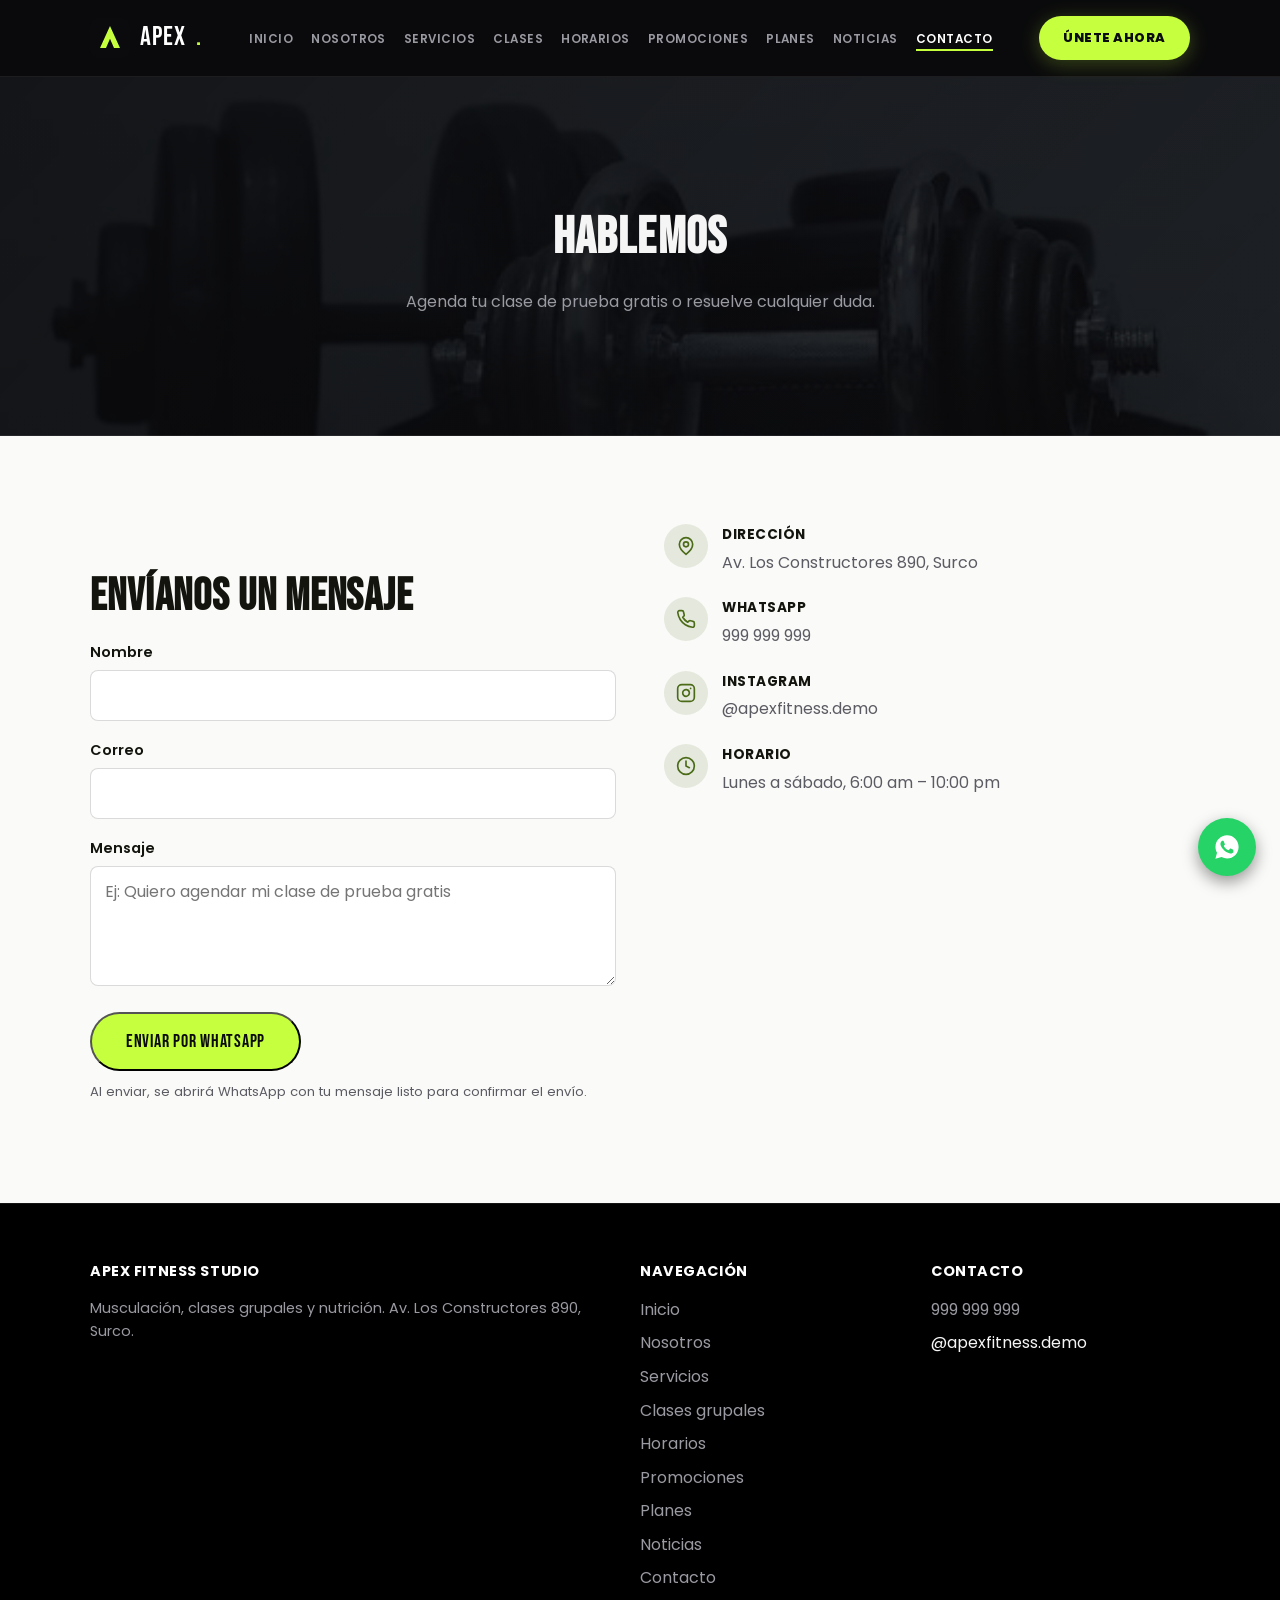
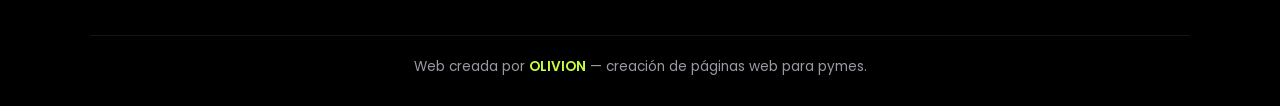
<file: contacto.html>
<!DOCTYPE html>
<html lang="es">
<head>
<meta charset="UTF-8">
<meta name="viewport" content="width=device-width, initial-scale=1.0">
<title>Contacto | APEX Fitness Studio</title>
<meta name="description" content="Escríbenos, agenda tu clase de prueba o resuelve tus dudas.">
<link rel="icon" href="img/logo-apex.svg">
<link rel="stylesheet" href="css/style.css">
</head>
<body>

<div id="preloader" class="preloader" aria-hidden="true">
  <div class="preloader-content">
    <div class="preloader-logo">
      <div class="preloader-ring"></div>
      <img src="img/logo-apex.svg" alt="" class="preloader-mark">
    </div>
    <div class="preloader-word">APEX<span>.</span></div>
    <div class="preloader-tagline">Entrena sin límites</div>
    <div class="preloader-bar"><div class="preloader-bar-fill"></div></div>
    <div class="preloader-percent">0%</div>
  </div>
</div>

<header class="site-header">
  <nav class="nav">
    <a href="index.html" class="logo"><img src="img/logo-apex.svg" alt="APEX" style="height:40px;width:40px;border-radius:8px;"> APEX<span>.</span></a>
    <ul class="nav-links">
      <li><a href="index.html">Inicio</a></li>
      <li><a href="nosotros.html">Nosotros</a></li>
      <li><a href="servicios.html">Servicios</a></li>
      <li><a href="clases.html">Clases</a></li>
      <li><a href="horarios.html">Horarios</a></li>
      <li><a href="promociones.html">Promociones</a></li>
      <li><a href="planes.html">Planes</a></li>
      <li><a href="noticias.html">Noticias</a></li>
      <li><a href="contacto.html" aria-current="page">Contacto</a></li>
    </ul>
    <a href="https://wa.me/51999999999" class="nav-cta" target="_blank" rel="noopener">Únete ahora</a>
    <button class="nav-toggle" aria-label="Abrir menú">☰</button>
  </nav>
</header>

<section class="page-hero">
  <div class="container">
    <h1>Hablemos</h1>
    <p>Agenda tu clase de prueba gratis o resuelve cualquier duda.</p>
  </div>
</section>

<section class="section-light">
  <div class="container contact-grid">
    <div>
      <h2 class="section-title" style="text-align:left">Envíanos un mensaje</h2>
      <form id="contact-form">
        <div class="form-group">
          <label for="name">Nombre</label>
          <input type="text" id="name" name="name" required>
        </div>
        <div class="form-group">
          <label for="email">Correo</label>
          <input type="email" id="email" name="email" required>
        </div>
        <div class="form-group">
          <label for="message">Mensaje</label>
          <textarea id="message" name="message" required placeholder="Ej: Quiero agendar mi clase de prueba gratis"></textarea>
        </div>
        <button type="submit" class="btn btn-primary">Enviar por WhatsApp</button>
        <p class="form-note">Al enviar, se abrirá WhatsApp con tu mensaje listo para confirmar el envío.</p>
      </form>
    </div>
    <div>
      <div class="contact-info-item">
        <div class="icon"><svg viewBox="0 0 24 24" fill="none" stroke="currentColor" stroke-width="2" stroke-linecap="round" stroke-linejoin="round"><path d="M20 10c0 6-8 12-8 12s-8-6-8-12a8 8 0 0 1 16 0Z"/><circle cx="12" cy="10" r="3"/></svg></div>
        <div>
          <h4>Dirección</h4>
          <p>Av. Los Constructores 890, Surco</p>
        </div>
      </div>
      <div class="contact-info-item">
        <div class="icon"><svg viewBox="0 0 24 24" fill="none" stroke="currentColor" stroke-width="2" stroke-linecap="round" stroke-linejoin="round"><path d="M22 16.92v3a2 2 0 0 1-2.18 2 19.79 19.79 0 0 1-8.63-3.07 19.5 19.5 0 0 1-6-6 19.79 19.79 0 0 1-3.07-8.67A2 2 0 0 1 4.11 2h3a2 2 0 0 1 2 1.72c.13.96.36 1.9.68 2.81a2 2 0 0 1-.45 2.11L8.09 9.91a16 16 0 0 0 6 6l1.27-1.27a2 2 0 0 1 2.11-.45c.91.32 1.85.55 2.81.68A2 2 0 0 1 22 16.92z"/></svg></div>
        <div>
          <h4>WhatsApp</h4>
          <a href="https://wa.me/51999999999" target="_blank" rel="noopener">999 999 999</a>
        </div>
      </div>
      <div class="contact-info-item">
        <div class="icon"><svg viewBox="0 0 24 24" fill="none" stroke="currentColor" stroke-width="2" stroke-linecap="round" stroke-linejoin="round"><rect x="2" y="2" width="20" height="20" rx="5"/><path d="M16 11.37A4 4 0 1 1 12.63 8 4 4 0 0 1 16 11.37z"/><line x1="17.5" y1="6.5" x2="17.51" y2="6.5"/></svg></div>
        <div>
          <h4>Instagram</h4>
          <p>@apexfitness.demo</p>
        </div>
      </div>
      <div class="contact-info-item">
        <div class="icon"><svg viewBox="0 0 24 24" fill="none" stroke="currentColor" stroke-width="2" stroke-linecap="round" stroke-linejoin="round"><circle cx="12" cy="12" r="10"/><path d="M12 6v6l4 2"/></svg></div>
        <div>
          <h4>Horario</h4>
          <p>Lunes a sábado, 6:00 am – 10:00 pm</p>
        </div>
      </div>
      <iframe class="map-embed" referrerpolicy="no-referrer-when-downgrade"
        src="https://www.google.com/maps?q=Surco,Lima,Peru&output=embed" title="Ubicación de APEX Fitness Studio"></iframe>
    </div>
  </div>
</section>

<footer class="site-footer">
  <div class="container">
    <div class="footer-grid">
      <div>
        <h4>APEX Fitness Studio</h4>
        <p>Musculación, clases grupales y nutrición. Av. Los Constructores 890, Surco.</p>
      </div>
      <div>
        <h4>Navegación</h4>
        <ul>
          <li><a href="index.html">Inicio</a></li>
          <li><a href="nosotros.html">Nosotros</a></li>
          <li><a href="servicios.html">Servicios</a></li>
          <li><a href="clases.html">Clases grupales</a></li>
          <li><a href="horarios.html">Horarios</a></li>
          <li><a href="promociones.html">Promociones</a></li>
          <li><a href="planes.html">Planes</a></li>
          <li><a href="noticias.html">Noticias</a></li>
          <li><a href="contacto.html">Contacto</a></li>
        </ul>
      </div>
      <div>
        <h4>Contacto</h4>
        <ul>
          <li><a href="https://wa.me/51999999999" target="_blank" rel="noopener">999 999 999</a></li>
          <li>@apexfitness.demo</li>
        </ul>
      </div>
    </div>
    <div class="footer-bottom">
      Web creada por <a href="https://wa.me/51999999999" target="_blank" rel="noopener">OLIVION</a> — creación de páginas web para pymes.
    </div>
  </div>
</footer>

<a href="https://wa.me/51999999999" class="wa-float" target="_blank" rel="noopener" aria-label="Escribir por WhatsApp">
<svg viewBox="0 0 24 24" fill="currentColor"><path d="M12.04 2C6.58 2 2.13 6.45 2.13 11.91c0 1.75.46 3.45 1.32 4.95L2.05 22l5.25-1.38c1.45.79 3.08 1.21 4.74 1.21h.01c5.46 0 9.91-4.45 9.91-9.91 0-2.65-1.03-5.14-2.9-7.01A9.86 9.86 0 0012.04 2zm5.79 14.11c-.24.68-1.4 1.3-1.93 1.38-.5.08-1.12.11-1.81-.11-.42-.13-.95-.31-1.64-.6-2.88-1.24-4.76-4.14-4.9-4.33-.14-.19-1.17-1.56-1.17-2.98s.73-2.11 1-2.4c.24-.27.55-.35.73-.35h.53c.17 0 .4-.03.62.48.24.58.81 2 .88 2.15.07.15.11.32.02.51-.09.19-.14.31-.28.48-.14.16-.29.36-.42.48-.14.13-.28.28-.12.55.16.27.71 1.17 1.52 1.89 1.05.93 1.93 1.22 2.2 1.36.27.13.43.11.59-.07.16-.18.68-.79.86-1.06.18-.27.36-.22.61-.13.24.09 1.55.73 1.82.87.27.13.44.19.51.31.07.11.07.66-.17 1.34z"/></svg>
</a>

<script src="js/script.js"></script>
</body>
</html>
</file>
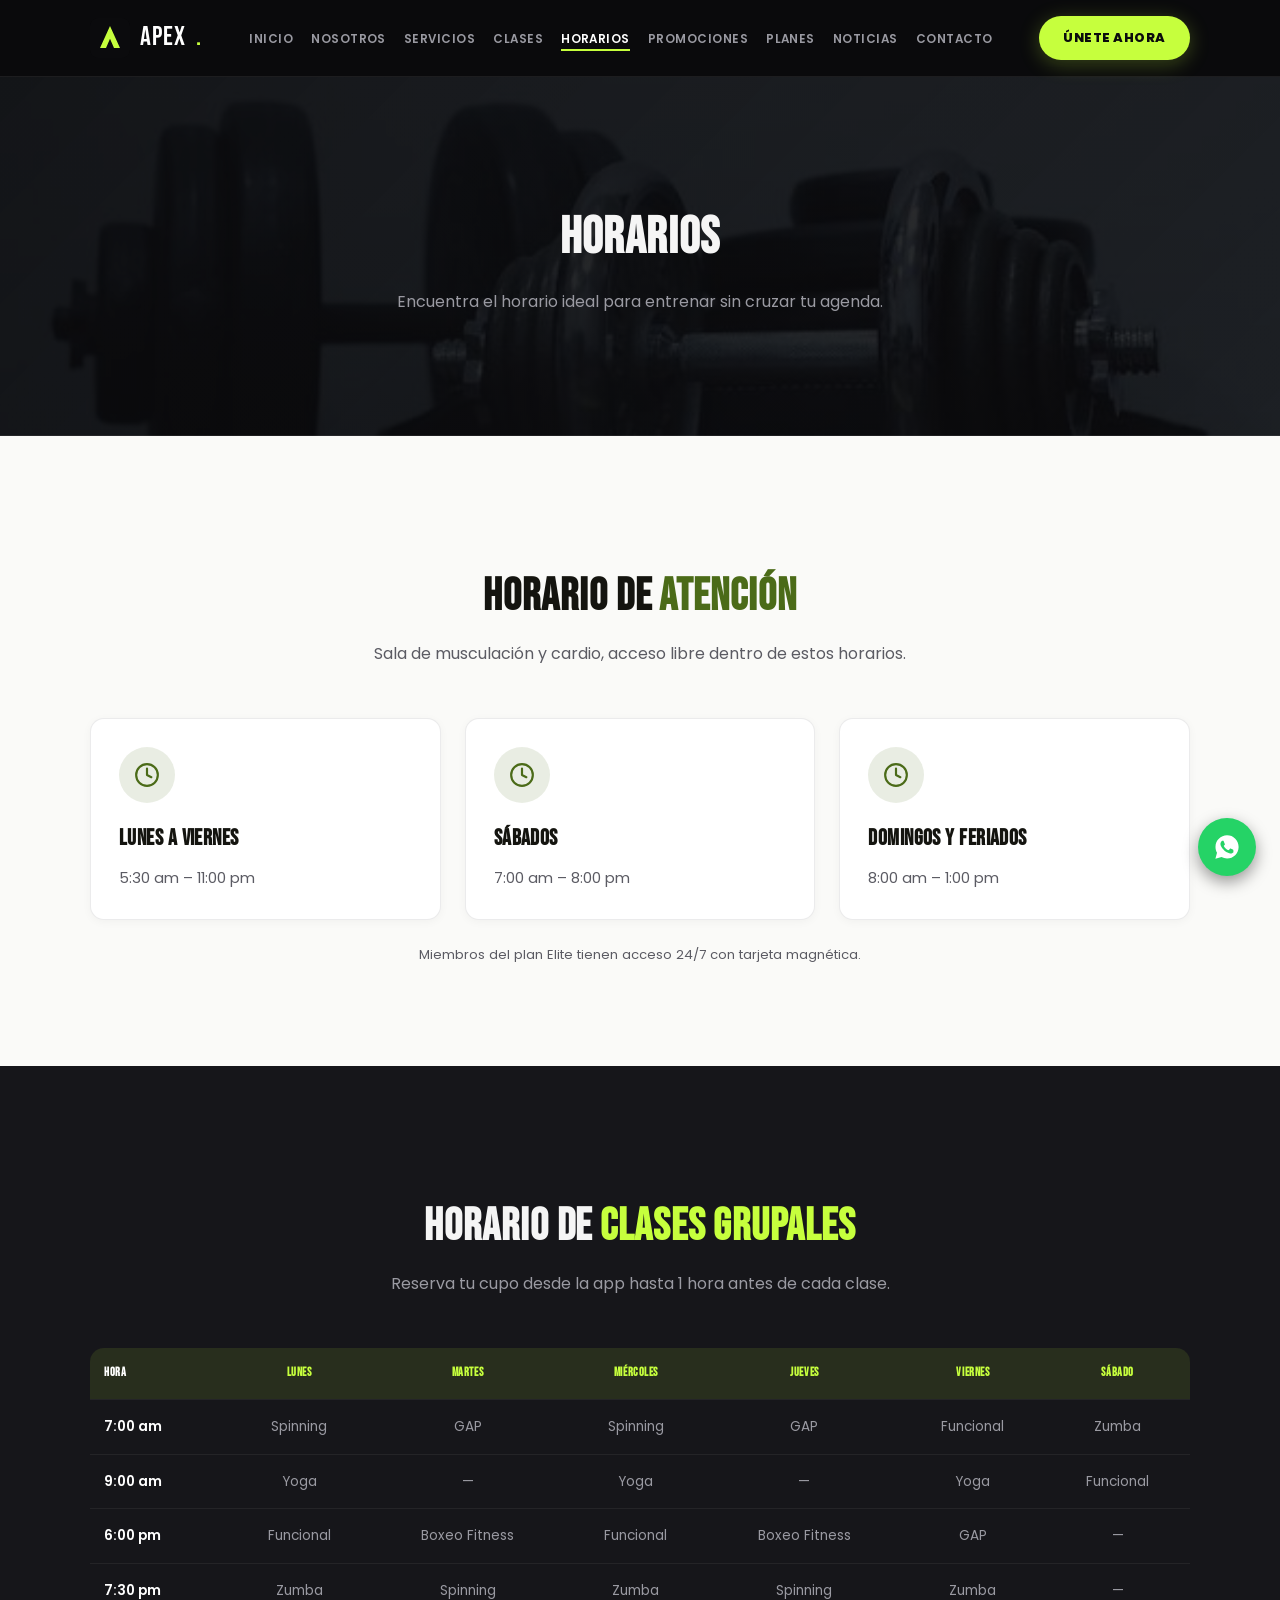
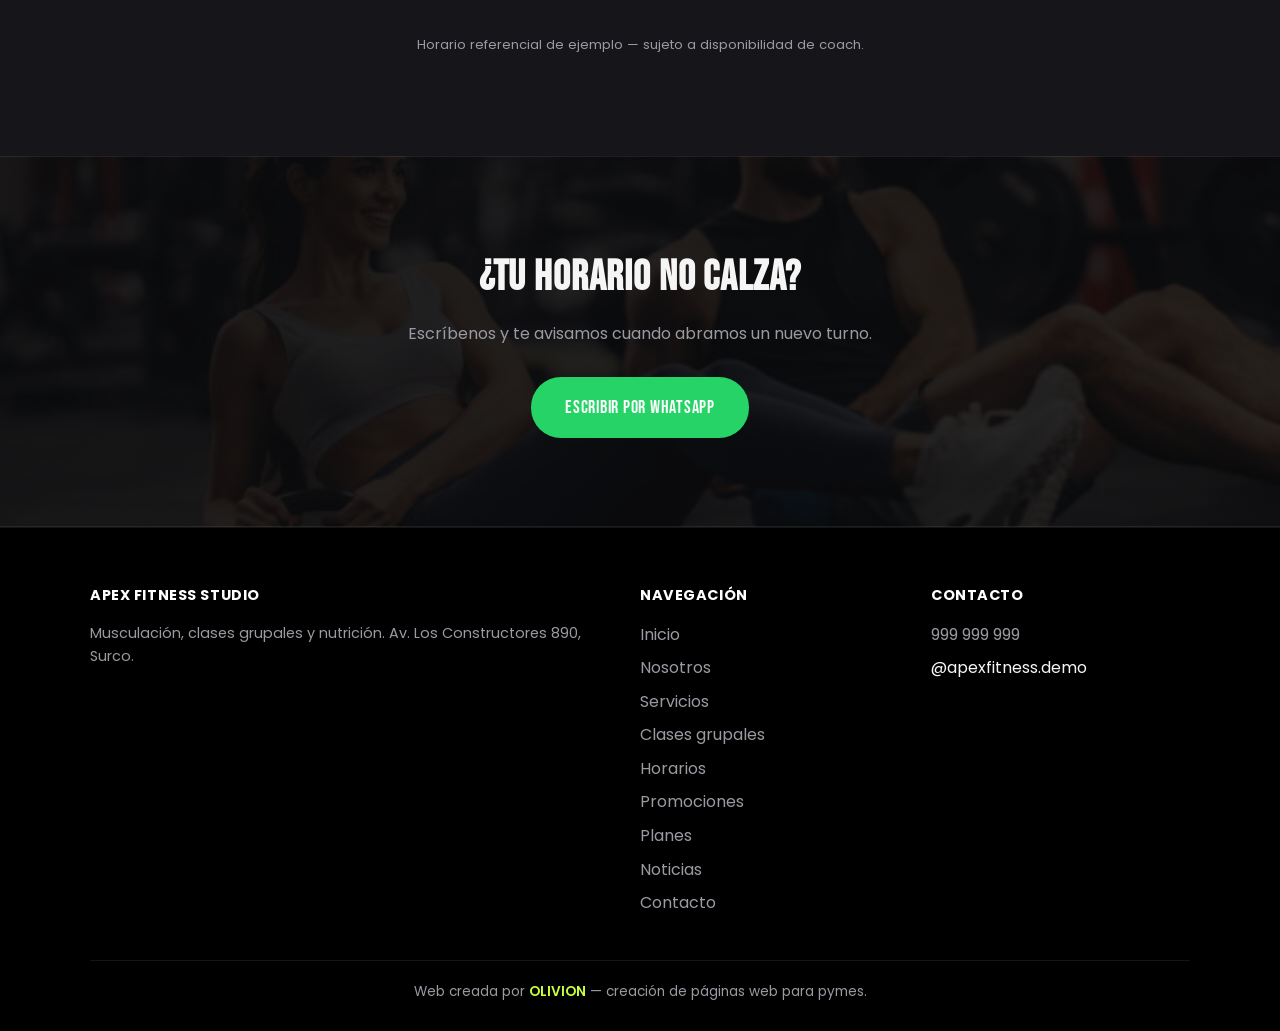
<file: horarios.html>
<!DOCTYPE html>
<html lang="es">
<head>
<meta charset="UTF-8">
<meta name="viewport" content="width=device-width, initial-scale=1.0">
<title>Horarios | APEX Fitness Studio</title>
<meta name="description" content="Horario de atención y horario semanal de clases grupales en APEX Fitness Studio.">
<link rel="icon" href="img/logo-apex.svg">
<link rel="stylesheet" href="css/style.css">
</head>
<body>

<div id="preloader" class="preloader" aria-hidden="true">
  <div class="preloader-content">
    <div class="preloader-logo">
      <div class="preloader-ring"></div>
      <img src="img/logo-apex.svg" alt="" class="preloader-mark">
    </div>
    <div class="preloader-word">APEX<span>.</span></div>
    <div class="preloader-tagline">Entrena sin límites</div>
    <div class="preloader-bar"><div class="preloader-bar-fill"></div></div>
    <div class="preloader-percent">0%</div>
  </div>
</div>

<header class="site-header">
  <nav class="nav">
    <a href="index.html" class="logo"><img src="img/logo-apex.svg" alt="APEX" style="height:40px;width:40px;border-radius:8px;"> APEX<span>.</span></a>
    <ul class="nav-links">
      <li><a href="index.html">Inicio</a></li>
      <li><a href="nosotros.html">Nosotros</a></li>
      <li><a href="servicios.html">Servicios</a></li>
      <li><a href="clases.html">Clases</a></li>
      <li><a href="horarios.html" aria-current="page">Horarios</a></li>
      <li><a href="promociones.html">Promociones</a></li>
      <li><a href="planes.html">Planes</a></li>
      <li><a href="noticias.html">Noticias</a></li>
      <li><a href="contacto.html">Contacto</a></li>
    </ul>
    <a href="https://wa.me/51999999999" class="nav-cta" target="_blank" rel="noopener">Únete ahora</a>
    <button class="nav-toggle" aria-label="Abrir menú">☰</button>
  </nav>
</header>

<section class="page-hero">
  <div class="container">
    <h1>Horarios</h1>
    <p>Encuentra el horario ideal para entrenar sin cruzar tu agenda.</p>
  </div>
</section>

<section class="section-light">
  <div class="container">
    <h2 class="section-title reveal">Horario de <span>atención</span></h2>
    <p class="section-subtitle reveal">Sala de musculación y cardio, acceso libre dentro de estos horarios.</p>
    <div class="grid-3">
      <div class="card reveal">
        <div class="icon"><svg viewBox="0 0 24 24" fill="none" stroke="currentColor" stroke-width="2" stroke-linecap="round" stroke-linejoin="round"><circle cx="12" cy="12" r="10"/><path d="M12 6v6l4 2"/></svg></div>
        <h3>Lunes a viernes</h3>
        <p>5:30 am – 11:00 pm</p>
      </div>
      <div class="card reveal">
        <div class="icon"><svg viewBox="0 0 24 24" fill="none" stroke="currentColor" stroke-width="2" stroke-linecap="round" stroke-linejoin="round"><circle cx="12" cy="12" r="10"/><path d="M12 6v6l4 2"/></svg></div>
        <h3>Sábados</h3>
        <p>7:00 am – 8:00 pm</p>
      </div>
      <div class="card reveal">
        <div class="icon"><svg viewBox="0 0 24 24" fill="none" stroke="currentColor" stroke-width="2" stroke-linecap="round" stroke-linejoin="round"><circle cx="12" cy="12" r="10"/><path d="M12 6v6l4 2"/></svg></div>
        <h3>Domingos y feriados</h3>
        <p>8:00 am – 1:00 pm</p>
      </div>
    </div>
    <p class="form-note" style="text-align:center;margin-top:24px;">Miembros del plan Elite tienen acceso 24/7 con tarjeta magnética.</p>
  </div>
</section>

<section style="background:var(--color-surface);">
  <div class="container">
    <h2 class="section-title reveal">Horario de <span>clases grupales</span></h2>
    <p class="section-subtitle reveal">Reserva tu cupo desde la app hasta 1 hora antes de cada clase.</p>
    <div class="schedule-wrap reveal">
      <table class="schedule-table">
        <thead>
          <tr>
            <th>Hora</th>
            <th>Lunes</th>
            <th>Martes</th>
            <th>Miércoles</th>
            <th>Jueves</th>
            <th>Viernes</th>
            <th>Sábado</th>
          </tr>
        </thead>
        <tbody>
          <tr>
            <td>7:00 am</td>
            <td>Spinning</td>
            <td>GAP</td>
            <td>Spinning</td>
            <td>GAP</td>
            <td>Funcional</td>
            <td>Zumba</td>
          </tr>
          <tr>
            <td>9:00 am</td>
            <td>Yoga</td>
            <td>—</td>
            <td>Yoga</td>
            <td>—</td>
            <td>Yoga</td>
            <td>Funcional</td>
          </tr>
          <tr>
            <td>6:00 pm</td>
            <td>Funcional</td>
            <td>Boxeo Fitness</td>
            <td>Funcional</td>
            <td>Boxeo Fitness</td>
            <td>GAP</td>
            <td>—</td>
          </tr>
          <tr>
            <td>7:30 pm</td>
            <td>Zumba</td>
            <td>Spinning</td>
            <td>Zumba</td>
            <td>Spinning</td>
            <td>Zumba</td>
            <td>—</td>
          </tr>
        </tbody>
      </table>
    </div>
    <p class="form-note" style="text-align:center;margin-top:16px;">Horario referencial de ejemplo — sujeto a disponibilidad de coach.</p>
  </div>
</section>

<section class="cta-band">
  <div class="container reveal">
    <h2>¿Tu horario no calza?</h2>
    <p>Escríbenos y te avisamos cuando abramos un nuevo turno.</p>
    <a href="https://wa.me/51999999999?text=Hola%2C%20quiero%20saber%20sobre%20nuevos%20horarios" class="btn btn-whatsapp" target="_blank" rel="noopener">Escribir por WhatsApp</a>
  </div>
</section>

<footer class="site-footer">
  <div class="container">
    <div class="footer-grid">
      <div>
        <h4>APEX Fitness Studio</h4>
        <p>Musculación, clases grupales y nutrición. Av. Los Constructores 890, Surco.</p>
      </div>
      <div>
        <h4>Navegación</h4>
        <ul>
          <li><a href="index.html">Inicio</a></li>
          <li><a href="nosotros.html">Nosotros</a></li>
          <li><a href="servicios.html">Servicios</a></li>
          <li><a href="clases.html">Clases grupales</a></li>
          <li><a href="horarios.html">Horarios</a></li>
          <li><a href="promociones.html">Promociones</a></li>
          <li><a href="planes.html">Planes</a></li>
          <li><a href="noticias.html">Noticias</a></li>
          <li><a href="contacto.html">Contacto</a></li>
        </ul>
      </div>
      <div>
        <h4>Contacto</h4>
        <ul>
          <li><a href="https://wa.me/51999999999" target="_blank" rel="noopener">999 999 999</a></li>
          <li>@apexfitness.demo</li>
        </ul>
      </div>
    </div>
    <div class="footer-bottom">
      Web creada por <a href="https://wa.me/51999999999" target="_blank" rel="noopener">OLIVION</a> — creación de páginas web para pymes.
    </div>
  </div>
</footer>

<a href="https://wa.me/51999999999" class="wa-float" target="_blank" rel="noopener" aria-label="Escribir por WhatsApp">
<svg viewBox="0 0 24 24" fill="currentColor"><path d="M12.04 2C6.58 2 2.13 6.45 2.13 11.91c0 1.75.46 3.45 1.32 4.95L2.05 22l5.25-1.38c1.45.79 3.08 1.21 4.74 1.21h.01c5.46 0 9.91-4.45 9.91-9.91 0-2.65-1.03-5.14-2.9-7.01A9.86 9.86 0 0012.04 2zm5.79 14.11c-.24.68-1.4 1.3-1.93 1.38-.5.08-1.12.11-1.81-.11-.42-.13-.95-.31-1.64-.6-2.88-1.24-4.76-4.14-4.9-4.33-.14-.19-1.17-1.56-1.17-2.98s.73-2.11 1-2.4c.24-.27.55-.35.73-.35h.53c.17 0 .4-.03.62.48.24.58.81 2 .88 2.15.07.15.11.32.02.51-.09.19-.14.31-.28.48-.14.16-.29.36-.42.48-.14.13-.28.28-.12.55.16.27.71 1.17 1.52 1.89 1.05.93 1.93 1.22 2.2 1.36.27.13.43.11.59-.07.16-.18.68-.79.86-1.06.18-.27.36-.22.61-.13.24.09 1.55.73 1.82.87.27.13.44.19.51.31.07.11.07.66-.17 1.34z"/></svg>
</a>

<script src="js/script.js"></script>
</body>
</html>
</file>
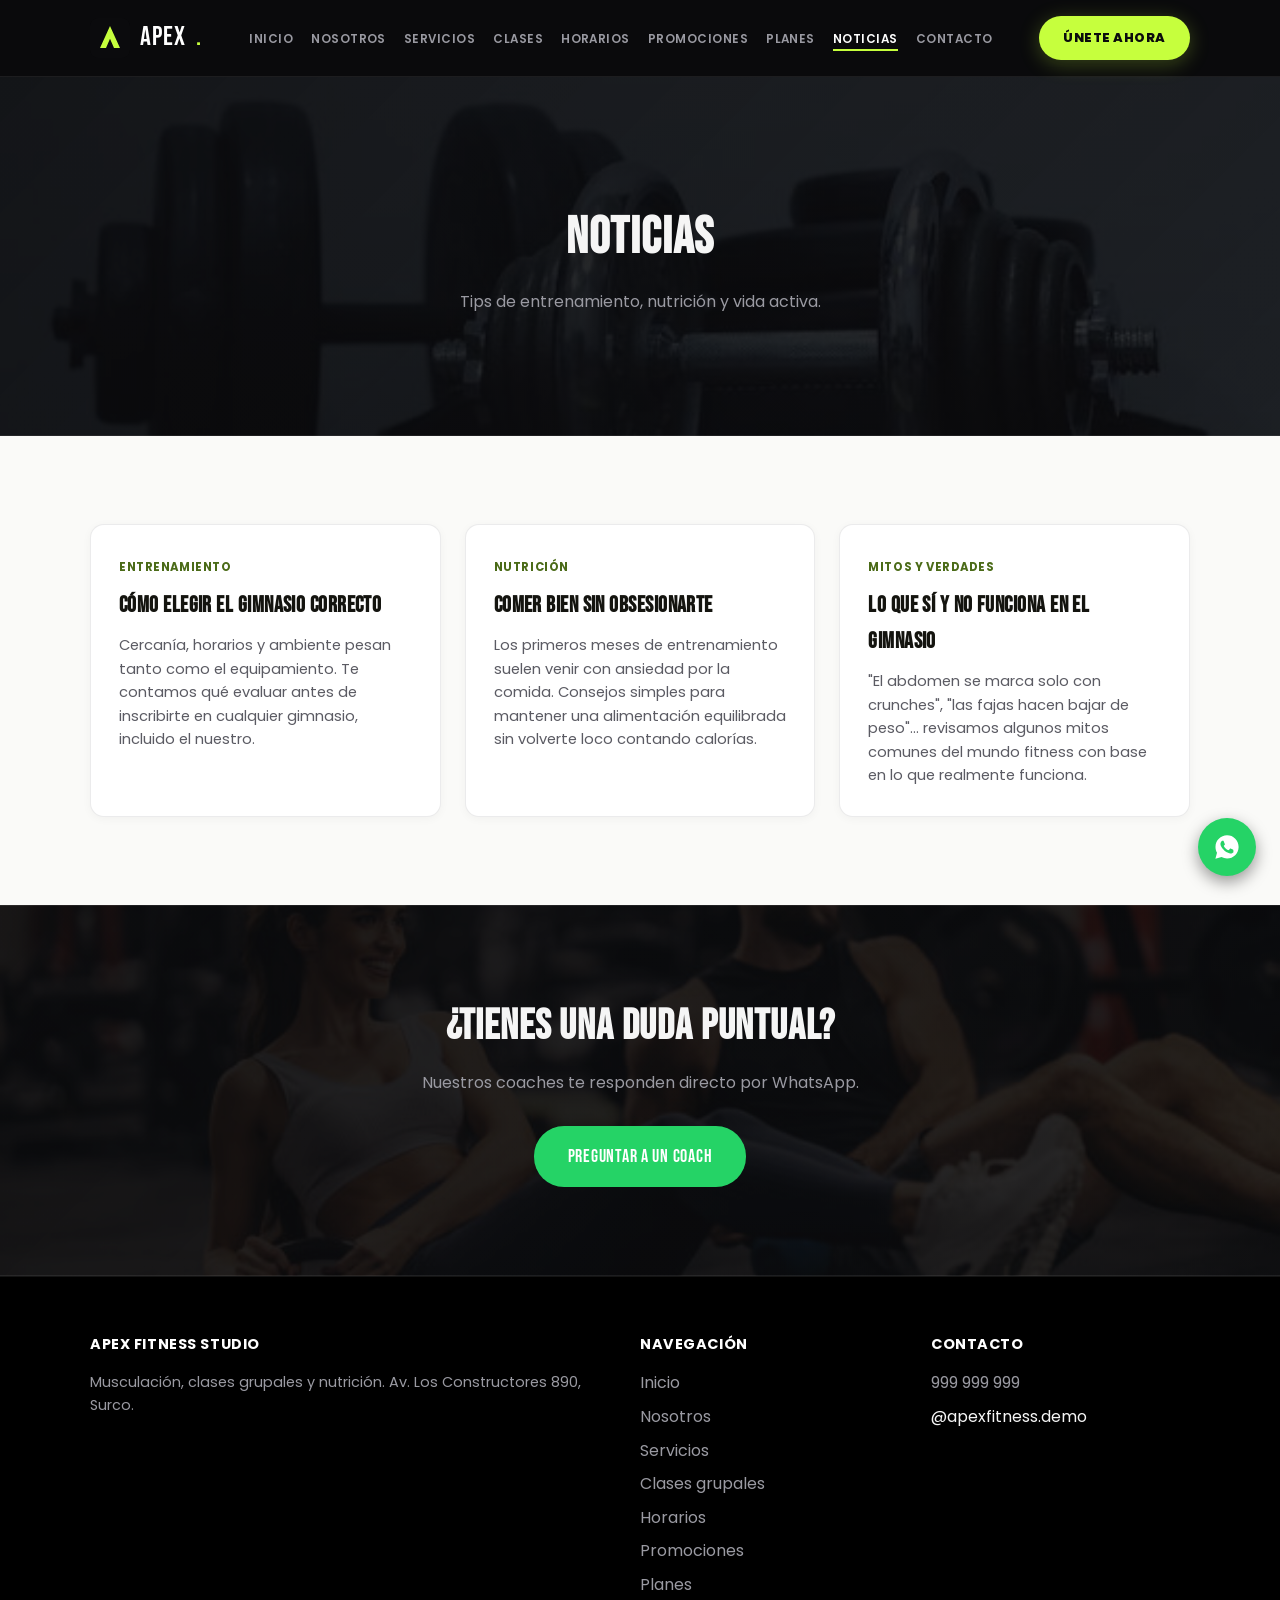
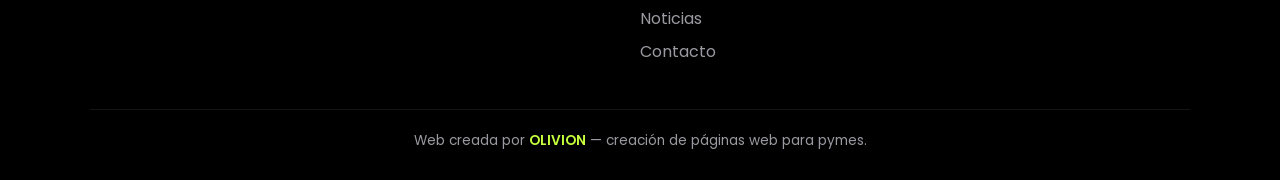
<file: noticias.html>
<!DOCTYPE html>
<html lang="es">
<head>
<meta charset="UTF-8">
<meta name="viewport" content="width=device-width, initial-scale=1.0">
<title>Noticias | APEX Fitness Studio</title>
<meta name="description" content="Tips de entrenamiento, nutrición y vida activa por el equipo de APEX Fitness Studio.">
<link rel="icon" href="img/logo-apex.svg">
<link rel="stylesheet" href="css/style.css">
</head>
<body>

<div id="preloader" class="preloader" aria-hidden="true">
  <div class="preloader-content">
    <div class="preloader-logo">
      <div class="preloader-ring"></div>
      <img src="img/logo-apex.svg" alt="" class="preloader-mark">
    </div>
    <div class="preloader-word">APEX<span>.</span></div>
    <div class="preloader-tagline">Entrena sin límites</div>
    <div class="preloader-bar"><div class="preloader-bar-fill"></div></div>
    <div class="preloader-percent">0%</div>
  </div>
</div>

<header class="site-header">
  <nav class="nav">
    <a href="index.html" class="logo"><img src="img/logo-apex.svg" alt="APEX" style="height:40px;width:40px;border-radius:8px;"> APEX<span>.</span></a>
    <ul class="nav-links">
      <li><a href="index.html">Inicio</a></li>
      <li><a href="nosotros.html">Nosotros</a></li>
      <li><a href="servicios.html">Servicios</a></li>
      <li><a href="clases.html">Clases</a></li>
      <li><a href="horarios.html">Horarios</a></li>
      <li><a href="promociones.html">Promociones</a></li>
      <li><a href="planes.html">Planes</a></li>
      <li><a href="noticias.html" aria-current="page">Noticias</a></li>
      <li><a href="contacto.html">Contacto</a></li>
    </ul>
    <a href="https://wa.me/51999999999" class="nav-cta" target="_blank" rel="noopener">Únete ahora</a>
    <button class="nav-toggle" aria-label="Abrir menú">☰</button>
  </nav>
</header>

<section class="page-hero">
  <div class="container">
    <h1>Noticias</h1>
    <p>Tips de entrenamiento, nutrición y vida activa.</p>
  </div>
</section>

<section class="section-light">
  <div class="container">
    <div class="grid-3">
      <div class="card news-card reveal">
        <span class="tag">Entrenamiento</span>
        <h3>Cómo elegir el gimnasio correcto</h3>
        <p>Cercanía, horarios y ambiente pesan tanto como el equipamiento. Te contamos qué evaluar antes de inscribirte en cualquier gimnasio, incluido el nuestro.</p>
      </div>
      <div class="card news-card reveal">
        <span class="tag">Nutrición</span>
        <h3>Comer bien sin obsesionarte</h3>
        <p>Los primeros meses de entrenamiento suelen venir con ansiedad por la comida. Consejos simples para mantener una alimentación equilibrada sin volverte loco contando calorías.</p>
      </div>
      <div class="card news-card reveal">
        <span class="tag">Mitos y verdades</span>
        <h3>Lo que sí y no funciona en el gimnasio</h3>
        <p>"El abdomen se marca solo con crunches", "las fajas hacen bajar de peso"... revisamos algunos mitos comunes del mundo fitness con base en lo que realmente funciona.</p>
      </div>
    </div>
  </div>
</section>

<section class="cta-band">
  <div class="container reveal">
    <h2>¿Tienes una duda puntual?</h2>
    <p>Nuestros coaches te responden directo por WhatsApp.</p>
    <a href="https://wa.me/51999999999?text=Hola%2C%20tengo%20una%20consulta" class="btn btn-whatsapp" target="_blank" rel="noopener">Preguntar a un coach</a>
  </div>
</section>

<footer class="site-footer">
  <div class="container">
    <div class="footer-grid">
      <div>
        <h4>APEX Fitness Studio</h4>
        <p>Musculación, clases grupales y nutrición. Av. Los Constructores 890, Surco.</p>
      </div>
      <div>
        <h4>Navegación</h4>
        <ul>
          <li><a href="index.html">Inicio</a></li>
          <li><a href="nosotros.html">Nosotros</a></li>
          <li><a href="servicios.html">Servicios</a></li>
          <li><a href="clases.html">Clases grupales</a></li>
          <li><a href="horarios.html">Horarios</a></li>
          <li><a href="promociones.html">Promociones</a></li>
          <li><a href="planes.html">Planes</a></li>
          <li><a href="noticias.html">Noticias</a></li>
          <li><a href="contacto.html">Contacto</a></li>
        </ul>
      </div>
      <div>
        <h4>Contacto</h4>
        <ul>
          <li><a href="https://wa.me/51999999999" target="_blank" rel="noopener">999 999 999</a></li>
          <li>@apexfitness.demo</li>
        </ul>
      </div>
    </div>
    <div class="footer-bottom">
      Web creada por <a href="https://wa.me/51999999999" target="_blank" rel="noopener">OLIVION</a> — creación de páginas web para pymes.
    </div>
  </div>
</footer>

<a href="https://wa.me/51999999999" class="wa-float" target="_blank" rel="noopener" aria-label="Escribir por WhatsApp">
<svg viewBox="0 0 24 24" fill="currentColor"><path d="M12.04 2C6.58 2 2.13 6.45 2.13 11.91c0 1.75.46 3.45 1.32 4.95L2.05 22l5.25-1.38c1.45.79 3.08 1.21 4.74 1.21h.01c5.46 0 9.91-4.45 9.91-9.91 0-2.65-1.03-5.14-2.9-7.01A9.86 9.86 0 0012.04 2zm5.79 14.11c-.24.68-1.4 1.3-1.93 1.38-.5.08-1.12.11-1.81-.11-.42-.13-.95-.31-1.64-.6-2.88-1.24-4.76-4.14-4.9-4.33-.14-.19-1.17-1.56-1.17-2.98s.73-2.11 1-2.4c.24-.27.55-.35.73-.35h.53c.17 0 .4-.03.62.48.24.58.81 2 .88 2.15.07.15.11.32.02.51-.09.19-.14.31-.28.48-.14.16-.29.36-.42.48-.14.13-.28.28-.12.55.16.27.71 1.17 1.52 1.89 1.05.93 1.93 1.22 2.2 1.36.27.13.43.11.59-.07.16-.18.68-.79.86-1.06.18-.27.36-.22.61-.13.24.09 1.55.73 1.82.87.27.13.44.19.51.31.07.11.07.66-.17 1.34z"/></svg>
</a>

<script src="js/script.js"></script>
</body>
</html>
</file>
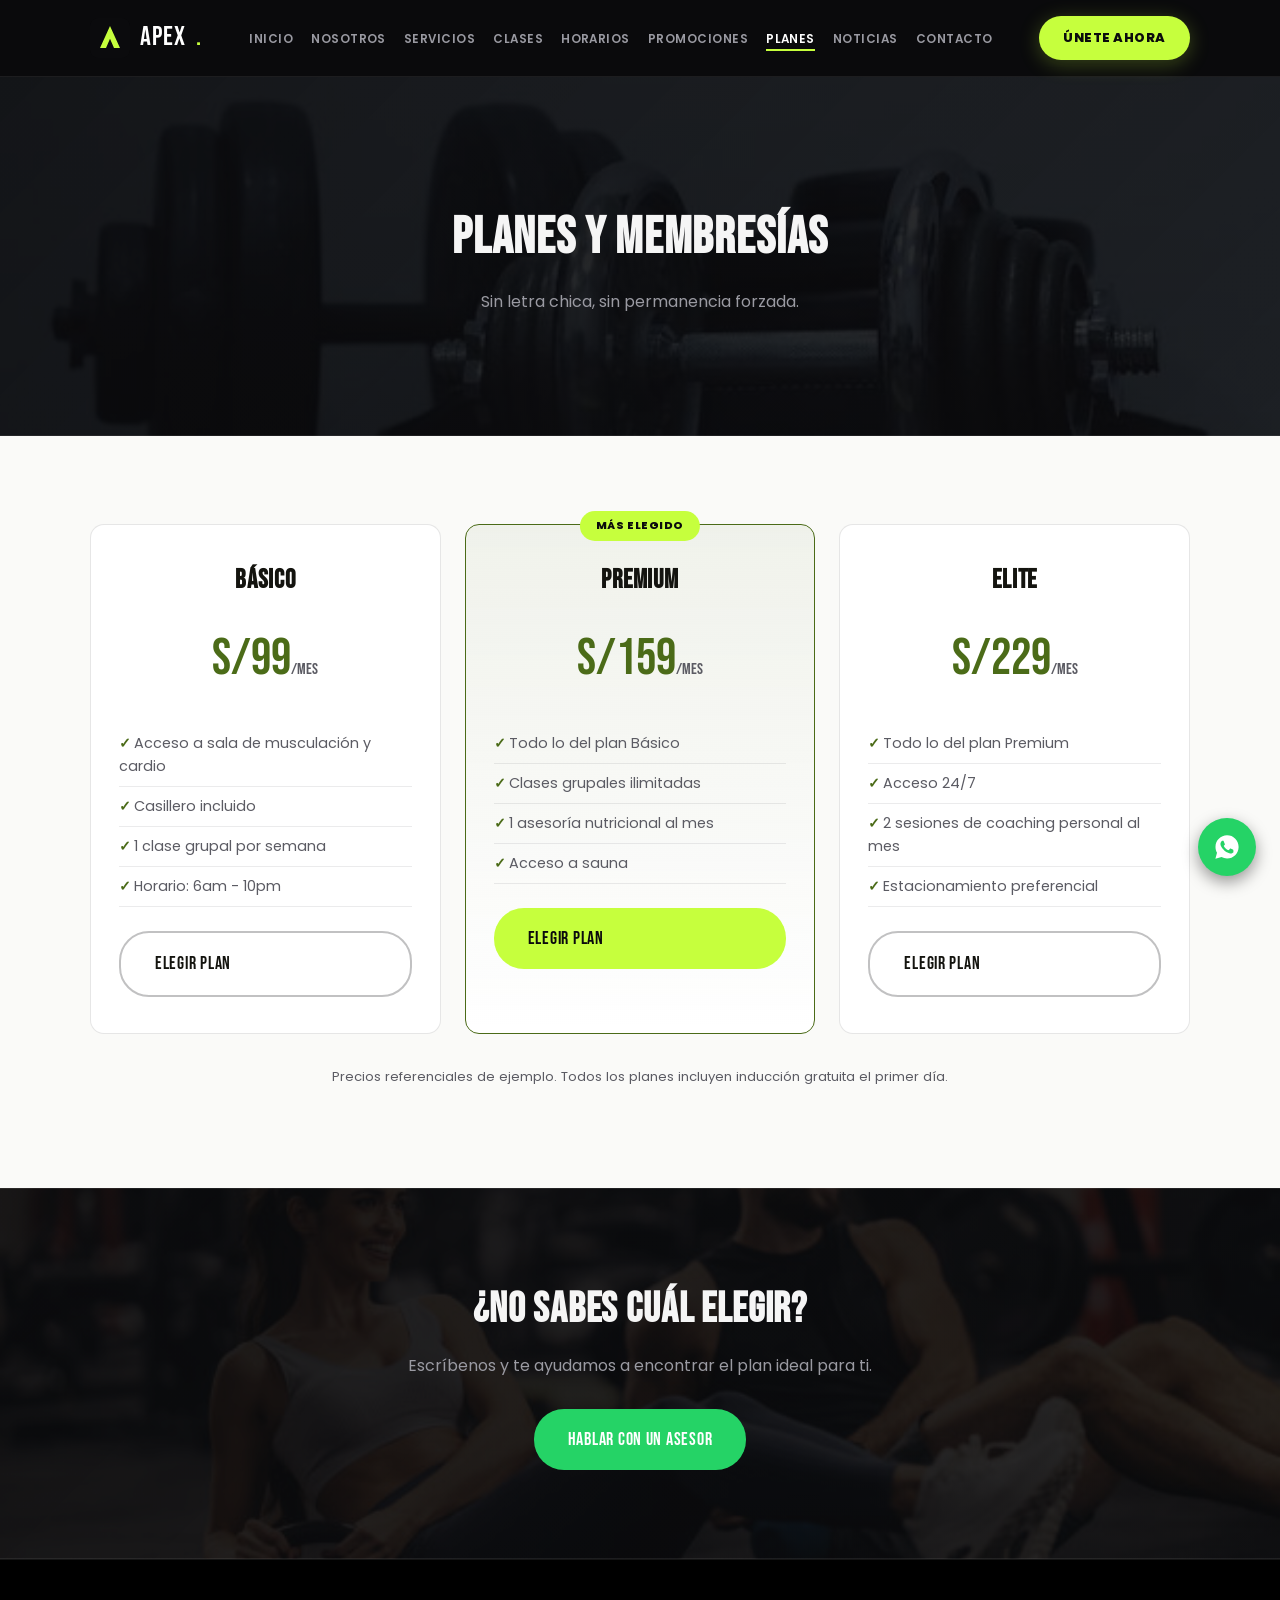
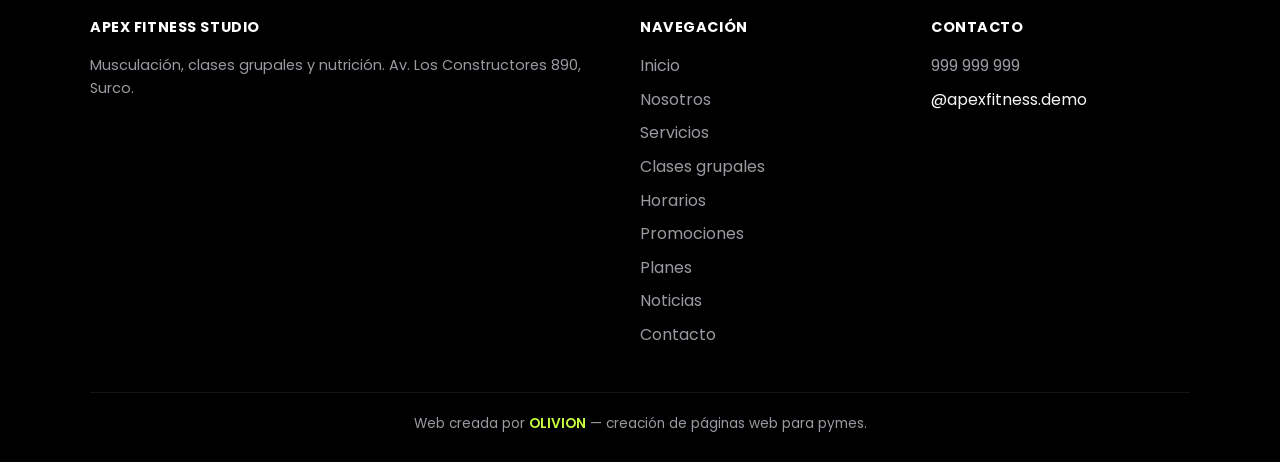
<file: planes.html>
<!DOCTYPE html>
<html lang="es">
<head>
<meta charset="UTF-8">
<meta name="viewport" content="width=device-width, initial-scale=1.0">
<title>Planes y Membresías | APEX Fitness Studio</title>
<meta name="description" content="Elige el plan que se adapte a tu ritmo: Básico, Premium o Elite. Sin letra chica.">
<link rel="icon" href="img/logo-apex.svg">
<link rel="stylesheet" href="css/style.css">
</head>
<body>

<div id="preloader" class="preloader" aria-hidden="true">
  <div class="preloader-content">
    <div class="preloader-logo">
      <div class="preloader-ring"></div>
      <img src="img/logo-apex.svg" alt="" class="preloader-mark">
    </div>
    <div class="preloader-word">APEX<span>.</span></div>
    <div class="preloader-tagline">Entrena sin límites</div>
    <div class="preloader-bar"><div class="preloader-bar-fill"></div></div>
    <div class="preloader-percent">0%</div>
  </div>
</div>

<header class="site-header">
  <nav class="nav">
    <a href="index.html" class="logo"><img src="img/logo-apex.svg" alt="APEX" style="height:40px;width:40px;border-radius:8px;"> APEX<span>.</span></a>
    <ul class="nav-links">
      <li><a href="index.html">Inicio</a></li>
      <li><a href="nosotros.html">Nosotros</a></li>
      <li><a href="servicios.html">Servicios</a></li>
      <li><a href="clases.html">Clases</a></li>
      <li><a href="horarios.html">Horarios</a></li>
      <li><a href="promociones.html">Promociones</a></li>
      <li><a href="planes.html" aria-current="page">Planes</a></li>
      <li><a href="noticias.html">Noticias</a></li>
      <li><a href="contacto.html">Contacto</a></li>
    </ul>
    <a href="https://wa.me/51999999999" class="nav-cta" target="_blank" rel="noopener">Únete ahora</a>
    <button class="nav-toggle" aria-label="Abrir menú">☰</button>
  </nav>
</header>

<section class="page-hero">
  <div class="container">
    <h1>Planes y membresías</h1>
    <p>Sin letra chica, sin permanencia forzada.</p>
  </div>
</section>

<section class="section-light">
  <div class="container">
    <div class="grid-3">
      <div class="price-card reveal">
        <h3>Básico</h3>
        <div class="amount">S/99<span>/mes</span></div>
        <ul>
          <li>Acceso a sala de musculación y cardio</li>
          <li>Casillero incluido</li>
          <li>1 clase grupal por semana</li>
          <li>Horario: 6am - 10pm</li>
        </ul>
        <a href="https://wa.me/51999999999?text=Hola%2C%20quiero%20el%20plan%20B%C3%A1sico" class="btn btn-outline" style="width:100%;text-align:center;" target="_blank" rel="noopener">Elegir plan</a>
      </div>
      <div class="price-card featured reveal">
        <div class="badge">Más elegido</div>
        <h3>Premium</h3>
        <div class="amount">S/159<span>/mes</span></div>
        <ul>
          <li>Todo lo del plan Básico</li>
          <li>Clases grupales ilimitadas</li>
          <li>1 asesoría nutricional al mes</li>
          <li>Acceso a sauna</li>
        </ul>
        <a href="https://wa.me/51999999999?text=Hola%2C%20quiero%20el%20plan%20Premium" class="btn btn-primary" style="width:100%;text-align:center;" target="_blank" rel="noopener">Elegir plan</a>
      </div>
      <div class="price-card reveal">
        <h3>Elite</h3>
        <div class="amount">S/229<span>/mes</span></div>
        <ul>
          <li>Todo lo del plan Premium</li>
          <li>Acceso 24/7</li>
          <li>2 sesiones de coaching personal al mes</li>
          <li>Estacionamiento preferencial</li>
        </ul>
        <a href="https://wa.me/51999999999?text=Hola%2C%20quiero%20el%20plan%20Elite" class="btn btn-outline" style="width:100%;text-align:center;" target="_blank" rel="noopener">Elegir plan</a>
      </div>
    </div>
    <p class="form-note" style="text-align:center;margin-top:32px;">Precios referenciales de ejemplo. Todos los planes incluyen inducción gratuita el primer día.</p>
  </div>
</section>

<section class="cta-band">
  <div class="container reveal">
    <h2>¿No sabes cuál elegir?</h2>
    <p>Escríbenos y te ayudamos a encontrar el plan ideal para ti.</p>
    <a href="https://wa.me/51999999999" class="btn btn-whatsapp" target="_blank" rel="noopener">Hablar con un asesor</a>
  </div>
</section>

<footer class="site-footer">
  <div class="container">
    <div class="footer-grid">
      <div>
        <h4>APEX Fitness Studio</h4>
        <p>Musculación, clases grupales y nutrición. Av. Los Constructores 890, Surco.</p>
      </div>
      <div>
        <h4>Navegación</h4>
        <ul>
          <li><a href="index.html">Inicio</a></li>
          <li><a href="nosotros.html">Nosotros</a></li>
          <li><a href="servicios.html">Servicios</a></li>
          <li><a href="clases.html">Clases grupales</a></li>
          <li><a href="horarios.html">Horarios</a></li>
          <li><a href="promociones.html">Promociones</a></li>
          <li><a href="planes.html">Planes</a></li>
          <li><a href="noticias.html">Noticias</a></li>
          <li><a href="contacto.html">Contacto</a></li>
        </ul>
      </div>
      <div>
        <h4>Contacto</h4>
        <ul>
          <li><a href="https://wa.me/51999999999" target="_blank" rel="noopener">999 999 999</a></li>
          <li>@apexfitness.demo</li>
        </ul>
      </div>
    </div>
    <div class="footer-bottom">
      Web creada por <a href="https://wa.me/51999999999" target="_blank" rel="noopener">OLIVION</a> — creación de páginas web para pymes.
    </div>
  </div>
</footer>

<a href="https://wa.me/51999999999" class="wa-float" target="_blank" rel="noopener" aria-label="Escribir por WhatsApp">
<svg viewBox="0 0 24 24" fill="currentColor"><path d="M12.04 2C6.58 2 2.13 6.45 2.13 11.91c0 1.75.46 3.45 1.32 4.95L2.05 22l5.25-1.38c1.45.79 3.08 1.21 4.74 1.21h.01c5.46 0 9.91-4.45 9.91-9.91 0-2.65-1.03-5.14-2.9-7.01A9.86 9.86 0 0012.04 2zm5.79 14.11c-.24.68-1.4 1.3-1.93 1.38-.5.08-1.12.11-1.81-.11-.42-.13-.95-.31-1.64-.6-2.88-1.24-4.76-4.14-4.9-4.33-.14-.19-1.17-1.56-1.17-2.98s.73-2.11 1-2.4c.24-.27.55-.35.73-.35h.53c.17 0 .4-.03.62.48.24.58.81 2 .88 2.15.07.15.11.32.02.51-.09.19-.14.31-.28.48-.14.16-.29.36-.42.48-.14.13-.28.28-.12.55.16.27.71 1.17 1.52 1.89 1.05.93 1.93 1.22 2.2 1.36.27.13.43.11.59-.07.16-.18.68-.79.86-1.06.18-.27.36-.22.61-.13.24.09 1.55.73 1.82.87.27.13.44.19.51.31.07.11.07.66-.17 1.34z"/></svg>
</a>

<script src="js/script.js"></script>
</body>
</html>
</file>
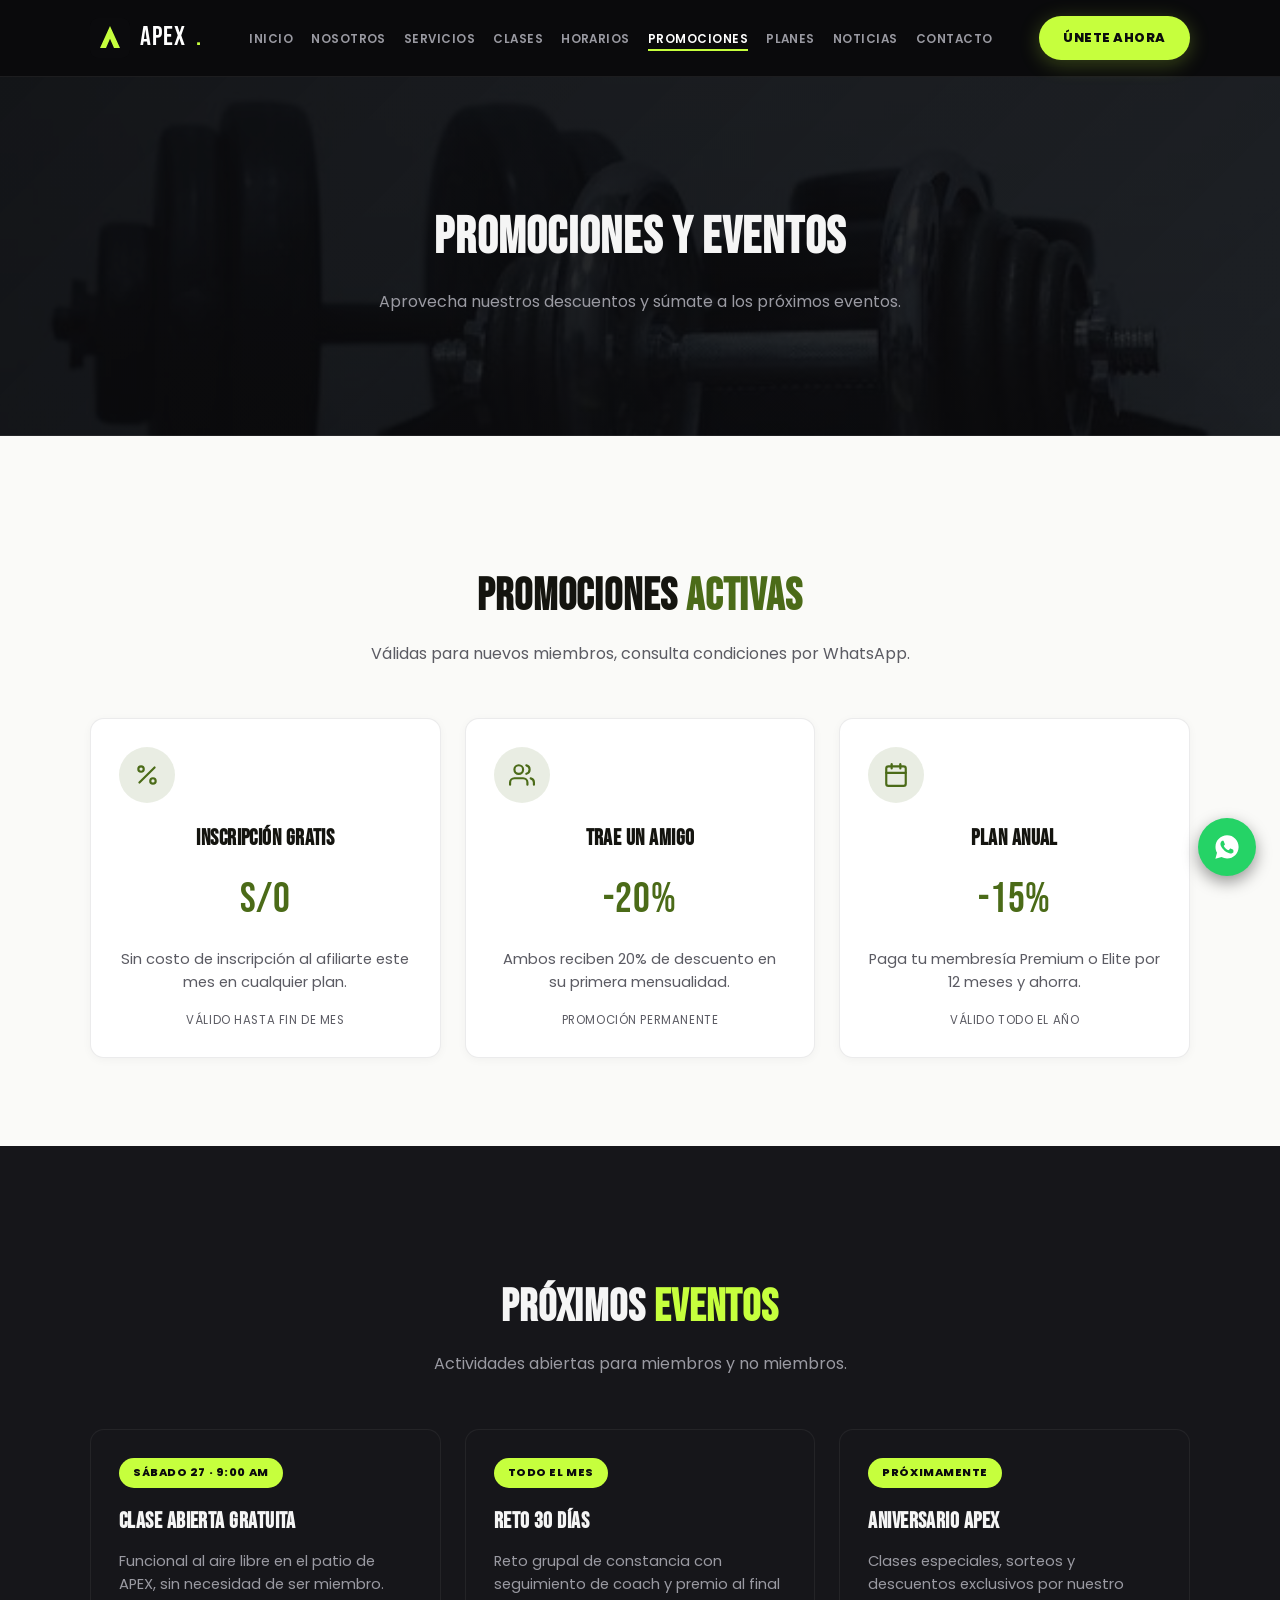
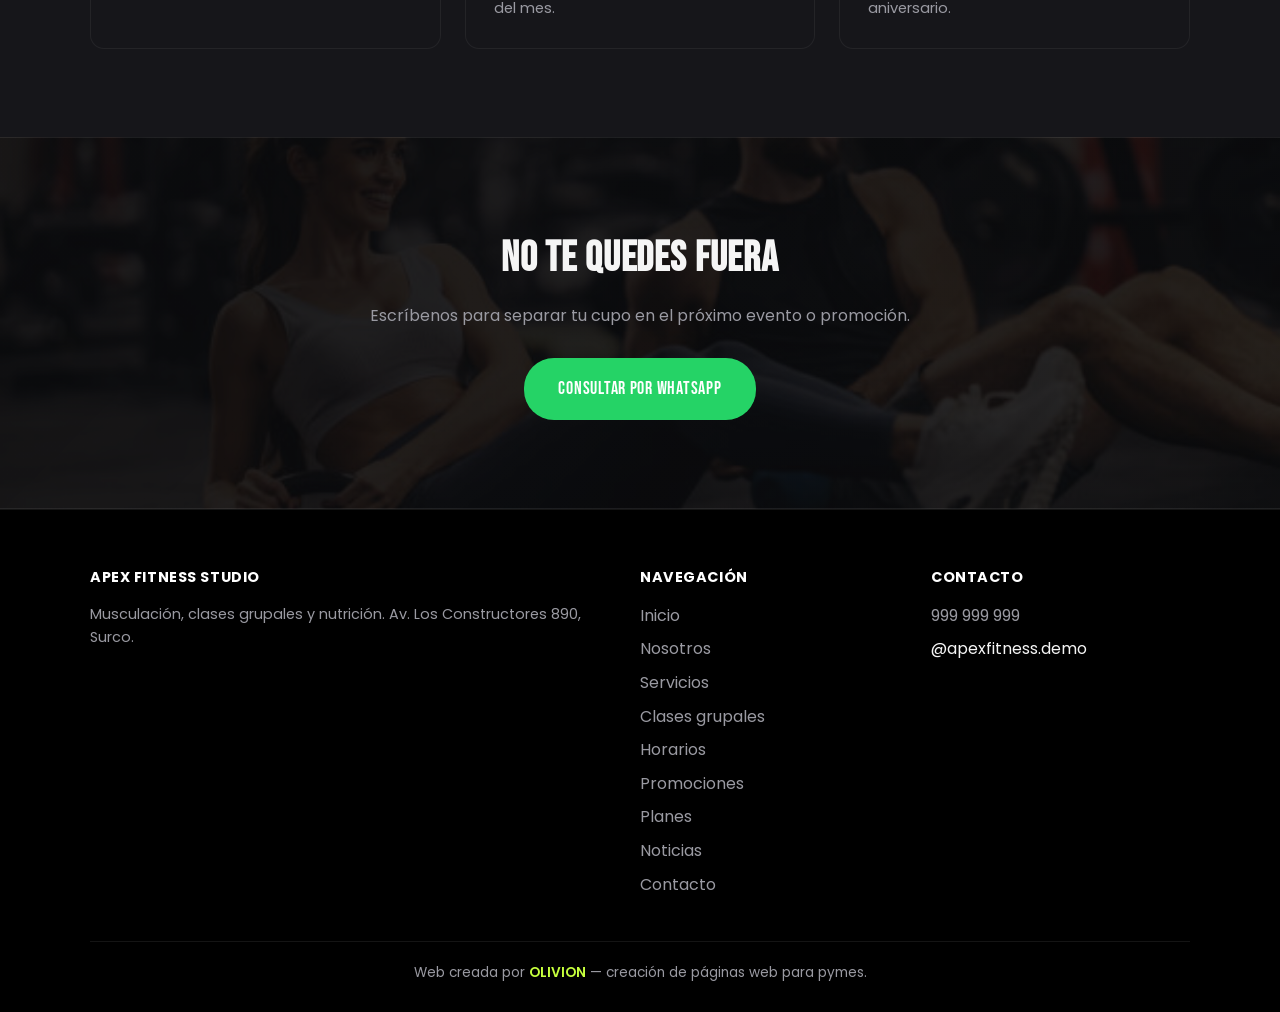
<file: promociones.html>
<!DOCTYPE html>
<html lang="es">
<head>
<meta charset="UTF-8">
<meta name="viewport" content="width=device-width, initial-scale=1.0">
<title>Promociones y Eventos | APEX Fitness Studio</title>
<meta name="description" content="Descuentos, promociones y eventos especiales de APEX Fitness Studio.">
<link rel="icon" href="img/logo-apex.svg">
<link rel="stylesheet" href="css/style.css">
</head>
<body>

<div id="preloader" class="preloader" aria-hidden="true">
  <div class="preloader-content">
    <div class="preloader-logo">
      <div class="preloader-ring"></div>
      <img src="img/logo-apex.svg" alt="" class="preloader-mark">
    </div>
    <div class="preloader-word">APEX<span>.</span></div>
    <div class="preloader-tagline">Entrena sin límites</div>
    <div class="preloader-bar"><div class="preloader-bar-fill"></div></div>
    <div class="preloader-percent">0%</div>
  </div>
</div>

<header class="site-header">
  <nav class="nav">
    <a href="index.html" class="logo"><img src="img/logo-apex.svg" alt="APEX" style="height:40px;width:40px;border-radius:8px;"> APEX<span>.</span></a>
    <ul class="nav-links">
      <li><a href="index.html">Inicio</a></li>
      <li><a href="nosotros.html">Nosotros</a></li>
      <li><a href="servicios.html">Servicios</a></li>
      <li><a href="clases.html">Clases</a></li>
      <li><a href="horarios.html">Horarios</a></li>
      <li><a href="promociones.html" aria-current="page">Promociones</a></li>
      <li><a href="planes.html">Planes</a></li>
      <li><a href="noticias.html">Noticias</a></li>
      <li><a href="contacto.html">Contacto</a></li>
    </ul>
    <a href="https://wa.me/51999999999" class="nav-cta" target="_blank" rel="noopener">Únete ahora</a>
    <button class="nav-toggle" aria-label="Abrir menú">☰</button>
  </nav>
</header>

<section class="page-hero">
  <div class="container">
    <h1>Promociones y eventos</h1>
    <p>Aprovecha nuestros descuentos y súmate a los próximos eventos.</p>
  </div>
</section>

<section class="section-light">
  <div class="container">
    <h2 class="section-title reveal">Promociones <span>activas</span></h2>
    <p class="section-subtitle reveal">Válidas para nuevos miembros, consulta condiciones por WhatsApp.</p>
    <div class="grid-3">
      <div class="card promo-card reveal">
        <div class="icon"><svg viewBox="0 0 24 24" fill="none" stroke="currentColor" stroke-width="2" stroke-linecap="round" stroke-linejoin="round"><line x1="19" y1="5" x2="5" y2="19"/><circle cx="6.5" cy="6.5" r="2.5"/><circle cx="17.5" cy="17.5" r="2.5"/></svg></div>
        <h3>Inscripción gratis</h3>
        <div class="discount">S/0</div>
        <p>Sin costo de inscripción al afiliarte este mes en cualquier plan.</p>
        <span class="expiry">Válido hasta fin de mes</span>
      </div>
      <div class="card promo-card reveal">
        <div class="icon"><svg viewBox="0 0 24 24" fill="none" stroke="currentColor" stroke-width="2" stroke-linecap="round" stroke-linejoin="round"><path d="M17 21v-2a4 4 0 0 0-4-4H5a4 4 0 0 0-4 4v2"/><circle cx="9" cy="7" r="4"/><path d="M23 21v-2a4 4 0 0 0-3-3.87"/><path d="M16 3.13a4 4 0 0 1 0 7.75"/></svg></div>
        <h3>Trae un amigo</h3>
        <div class="discount">-20%</div>
        <p>Ambos reciben 20% de descuento en su primera mensualidad.</p>
        <span class="expiry">Promoción permanente</span>
      </div>
      <div class="card promo-card reveal">
        <div class="icon"><svg viewBox="0 0 24 24" fill="none" stroke="currentColor" stroke-width="2" stroke-linecap="round" stroke-linejoin="round"><rect x="3" y="4" width="18" height="18" rx="2"/><line x1="16" y1="2" x2="16" y2="6"/><line x1="8" y1="2" x2="8" y2="6"/><line x1="3" y1="10" x2="21" y2="10"/></svg></div>
        <h3>Plan anual</h3>
        <div class="discount">-15%</div>
        <p>Paga tu membresía Premium o Elite por 12 meses y ahorra.</p>
        <span class="expiry">Válido todo el año</span>
      </div>
    </div>
  </div>
</section>

<section style="background:var(--color-surface);">
  <div class="container">
    <h2 class="section-title reveal">Próximos <span>eventos</span></h2>
    <p class="section-subtitle reveal">Actividades abiertas para miembros y no miembros.</p>
    <div class="grid-3">
      <div class="card reveal">
        <span class="event-date">Sábado 27 · 9:00 am</span>
        <h3>Clase abierta gratuita</h3>
        <p>Funcional al aire libre en el patio de APEX, sin necesidad de ser miembro.</p>
      </div>
      <div class="card reveal">
        <span class="event-date">Todo el mes</span>
        <h3>Reto 30 días</h3>
        <p>Reto grupal de constancia con seguimiento de coach y premio al final del mes.</p>
      </div>
      <div class="card reveal">
        <span class="event-date">Próximamente</span>
        <h3>Aniversario APEX</h3>
        <p>Clases especiales, sorteos y descuentos exclusivos por nuestro aniversario.</p>
      </div>
    </div>
  </div>
</section>

<section class="cta-band">
  <div class="container reveal">
    <h2>No te quedes fuera</h2>
    <p>Escríbenos para separar tu cupo en el próximo evento o promoción.</p>
    <a href="https://wa.me/51999999999?text=Hola%2C%20quiero%20saber%20m%C3%A1s%20de%20las%20promociones" class="btn btn-whatsapp" target="_blank" rel="noopener">Consultar por WhatsApp</a>
  </div>
</section>

<footer class="site-footer">
  <div class="container">
    <div class="footer-grid">
      <div>
        <h4>APEX Fitness Studio</h4>
        <p>Musculación, clases grupales y nutrición. Av. Los Constructores 890, Surco.</p>
      </div>
      <div>
        <h4>Navegación</h4>
        <ul>
          <li><a href="index.html">Inicio</a></li>
          <li><a href="nosotros.html">Nosotros</a></li>
          <li><a href="servicios.html">Servicios</a></li>
          <li><a href="clases.html">Clases grupales</a></li>
          <li><a href="horarios.html">Horarios</a></li>
          <li><a href="promociones.html">Promociones</a></li>
          <li><a href="planes.html">Planes</a></li>
          <li><a href="noticias.html">Noticias</a></li>
          <li><a href="contacto.html">Contacto</a></li>
        </ul>
      </div>
      <div>
        <h4>Contacto</h4>
        <ul>
          <li><a href="https://wa.me/51999999999" target="_blank" rel="noopener">999 999 999</a></li>
          <li>@apexfitness.demo</li>
        </ul>
      </div>
    </div>
    <div class="footer-bottom">
      Web creada por <a href="https://wa.me/51999999999" target="_blank" rel="noopener">OLIVION</a> — creación de páginas web para pymes.
    </div>
  </div>
</footer>

<a href="https://wa.me/51999999999" class="wa-float" target="_blank" rel="noopener" aria-label="Escribir por WhatsApp">
<svg viewBox="0 0 24 24" fill="currentColor"><path d="M12.04 2C6.58 2 2.13 6.45 2.13 11.91c0 1.75.46 3.45 1.32 4.95L2.05 22l5.25-1.38c1.45.79 3.08 1.21 4.74 1.21h.01c5.46 0 9.91-4.45 9.91-9.91 0-2.65-1.03-5.14-2.9-7.01A9.86 9.86 0 0012.04 2zm5.79 14.11c-.24.68-1.4 1.3-1.93 1.38-.5.08-1.12.11-1.81-.11-.42-.13-.95-.31-1.64-.6-2.88-1.24-4.76-4.14-4.9-4.33-.14-.19-1.17-1.56-1.17-2.98s.73-2.11 1-2.4c.24-.27.55-.35.73-.35h.53c.17 0 .4-.03.62.48.24.58.81 2 .88 2.15.07.15.11.32.02.51-.09.19-.14.31-.28.48-.14.16-.29.36-.42.48-.14.13-.28.28-.12.55.16.27.71 1.17 1.52 1.89 1.05.93 1.93 1.22 2.2 1.36.27.13.43.11.59-.07.16-.18.68-.79.86-1.06.18-.27.36-.22.61-.13.24.09 1.55.73 1.82.87.27.13.44.19.51.31.07.11.07.66-.17 1.34z"/></svg>
</a>

<script src="js/script.js"></script>
</body>
</html>
</file>
<file: css/style.css>
@import url('https://fonts.googleapis.com/css2?family=Poppins:wght@400;500;600;700;800;900&family=Bebas+Neue&display=swap');

:root {
  --color-bg: #0B0B0D;
  --color-surface: #16161A;
  --color-accent: #C6FF3D;
  --color-accent-dark: #A3D62E;
  --color-accent-ink: #4B6B18;
  --color-text: #F5F5F5;
  --color-muted: #9A9AA2;
  --color-bg-light: #FAFAF8;
  --color-ink: #14140F;
  --color-ink-muted: #5B5B63;
  --radius: 14px;
  --max-width: 1140px;
  --font: 'Poppins', sans-serif;
  --font-display: 'Bebas Neue', 'Poppins', sans-serif;
  --ease: cubic-bezier(.4,0,.2,1);
}

* { box-sizing: border-box; }
html { scroll-behavior: smooth; }

body {
  margin: 0;
  font-family: var(--font);
  color: var(--color-text);
  background: var(--color-bg);
  line-height: 1.6;
}

img { max-width: 100%; display: block; }
a { color: inherit; }

.container {
  max-width: var(--max-width);
  margin: 0 auto;
  padding: 0 20px;
}

.reveal { opacity: 0; transform: translateY(24px); transition: opacity .7s var(--ease), transform .7s var(--ease); }
.reveal.is-visible { opacity: 1; transform: translateY(0); }

/* Header */
.site-header {
  position: sticky;
  top: 0;
  z-index: 100;
  background: rgba(11,11,13,.9);
  backdrop-filter: blur(8px);
  border-bottom: 1px solid rgba(255,255,255,.08);
  transition: box-shadow .3s var(--ease);
}
.site-header.scrolled { box-shadow: 0 4px 24px rgba(0,0,0,.5); }

.nav {
  display: flex;
  align-items: center;
  gap: 20px;
  padding: 16px 20px;
  max-width: var(--max-width);
  margin: 0 auto;
}

.logo {
  display: flex;
  align-items: center;
  gap: 10px;
  font-family: var(--font-display);
  font-size: 1.7rem;
  letter-spacing: .04em;
  color: #fff;
  text-decoration: none;
  flex-shrink: 0;
  text-transform: uppercase;
}
.logo span { color: var(--color-accent); }

.nav-links {
  display: flex;
  gap: 18px;
  list-style: none;
  margin: 0 auto;
  padding: 0;
  flex: 1;
  justify-content: center;
  flex-wrap: nowrap;
}

.nav-links a {
  text-decoration: none;
  font-weight: 600;
  font-size: .74rem;
  letter-spacing: .04em;
  text-transform: uppercase;
  color: var(--color-muted);
  position: relative;
  padding-bottom: 4px;
  white-space: nowrap;
  transition: color .2s var(--ease);
}
.nav-links a::after {
  content: '';
  position: absolute;
  left: 0; bottom: 0;
  width: 0;
  height: 2px;
  background: var(--color-accent);
  transition: width .25s var(--ease);
}
.nav-links a:hover { color: #fff; }
.nav-links a:hover::after,
.nav-links a[aria-current="page"]::after { width: 100%; }
.nav-links a[aria-current="page"] { color: #fff; }

.nav-cta {
  background: var(--color-accent);
  color: #0B0B0D !important;
  padding: 12px 24px;
  border-radius: 30px;
  font-weight: 800;
  font-size: .8rem;
  letter-spacing: .04em;
  text-transform: uppercase;
  text-decoration: none;
  white-space: nowrap;
  transition: background .2s var(--ease), transform .2s var(--ease), box-shadow .2s var(--ease);
  box-shadow: 0 4px 20px rgba(198,255,61,.25);
}
.nav-cta:hover { background: #fff; transform: translateY(-2px); }

.nav-toggle {
  display: none;
  background: none;
  border: none;
  font-size: 1.6rem;
  color: #fff;
  cursor: pointer;
}

@media (max-width: 1120px) {
  .nav-links {
    display: none;
    position: absolute;
    top: 100%;
    left: 0;
    right: 0;
    background: var(--color-bg);
    flex-direction: column;
    padding: 20px;
    gap: 18px;
    border-bottom: 1px solid rgba(255,255,255,.08);
  }
  .nav-links.open { display: flex; }
  .nav-toggle { display: block; }
  .nav-links a { font-size: .82rem; letter-spacing: .06em; }
}

/* Hero */
.hero {
  position: relative;
  color: #fff;
  min-height: 92vh;
  display: flex;
  align-items: center;
  overflow: hidden;
  background: #0B0B0D;
}

.hero-slider { position: absolute; inset: 0; z-index: 0; }
.hero-slide {
  position: absolute;
  inset: 0;
  background-size: cover;
  background-position: center;
  opacity: 0;
  transition: opacity 1.2s var(--ease);
}
.hero-slide.is-active {
  opacity: 1;
  z-index: 1;
  animation: kenBurns 10s ease-in-out forwards;
}
.hero-overlay {
  position: absolute;
  inset: 0;
  z-index: 2;
  background:
    linear-gradient(100deg, rgba(11,11,13,.94) 20%, rgba(11,11,13,.65) 55%, rgba(11,11,13,.35) 100%),
    linear-gradient(to top, rgba(11,11,13,.9), transparent 45%);
}

@keyframes kenBurns {
  from { transform: scale(1); }
  to { transform: scale(1.1); }
}

.hero-content {
  position: relative;
  z-index: 3;
  padding: 160px 20px 120px;
  text-align: left;
}
@media (max-width: 900px) {
  .hero-content { text-align: center; padding: 140px 20px 140px; }
}

.hero .eyebrow {
  display: inline-block;
  background: var(--color-accent);
  color: #0B0B0D;
  font-weight: 800;
  font-size: .78rem;
  letter-spacing: .1em;
  text-transform: uppercase;
  padding: 8px 18px;
  border-radius: 30px;
  margin-bottom: 24px;
  animation: dropIn .6s var(--ease) both;
}

.hero h1 {
  font-family: var(--font-display);
  font-size: clamp(3.2rem, 7vw, 6.4rem);
  line-height: .92;
  letter-spacing: .01em;
  margin: 0 0 18px;
  text-transform: uppercase;
  animation: dropIn .7s .1s var(--ease) both;
}
.hero h1 span {
  display: inline-block;
  color: var(--color-accent);
  font-size: 1.18em;
  animation: floatY 5s ease-in-out infinite;
}

.hero p {
  font-size: 1.15rem;
  max-width: 480px;
  margin: 0 0 36px;
  color: var(--color-muted);
  animation: dropIn .7s .2s var(--ease) both;
}
@media (max-width: 900px) { .hero p { margin-left: auto; margin-right: auto; } }

.hero-actions { display: flex; gap: 14px; flex-wrap: wrap; animation: dropIn .7s .3s var(--ease) both; }
@media (max-width: 900px) { .hero-actions { justify-content: center; } }

/* Hero carousel controls */
.hero-arrow {
  position: absolute;
  top: 50%;
  transform: translateY(-50%);
  z-index: 4;
  width: 48px;
  height: 48px;
  display: flex;
  align-items: center;
  justify-content: center;
  border-radius: 50%;
  background: rgba(11,11,13,.5);
  border: 1px solid rgba(255,255,255,.25);
  color: #fff;
  cursor: pointer;
  backdrop-filter: blur(6px);
  transition: background .2s var(--ease), border-color .2s var(--ease), color .2s var(--ease);
}
.hero-arrow svg { width: 20px; height: 20px; }
.hero-arrow:hover { background: var(--color-accent); border-color: var(--color-accent); color: #0B0B0D; }
.hero-arrow-prev { left: 20px; }
.hero-arrow-next { right: 20px; }
@media (max-width: 780px) {
  .hero-arrow { width: 38px; height: 38px; }
  .hero-arrow-prev { left: 10px; }
  .hero-arrow-next { right: 10px; }
}

.hero-dots {
  position: absolute;
  bottom: 26px;
  left: 50%;
  transform: translateX(-50%);
  z-index: 4;
  display: flex;
  gap: 10px;
}
.hero-dot {
  width: 10px;
  height: 10px;
  padding: 0;
  border: none;
  border-radius: 50%;
  background: rgba(255,255,255,.35);
  cursor: pointer;
  transition: background .2s var(--ease), width .2s var(--ease), border-radius .2s var(--ease);
}
.hero-dot.is-active { background: var(--color-accent); width: 26px; border-radius: 6px; }

@keyframes floatY {
  0%, 100% { transform: translateY(0); }
  50% { transform: translateY(-10px); }
}

@keyframes dropIn {
  from { opacity: 0; transform: translateY(18px); }
  to { opacity: 1; transform: translateY(0); }
}

.btn {
  display: inline-flex;
  align-items: center;
  gap: 10px;
  padding: 16px 34px;
  border-radius: 30px;
  font-family: var(--font-display);
  font-size: 1.15rem;
  letter-spacing: .04em;
  text-transform: uppercase;
  text-decoration: none;
  transition: transform .25s var(--ease), background .25s var(--ease), box-shadow .25s var(--ease);
}
.btn:hover { transform: translateY(-3px) scale(1.02); }
.btn svg { width: 20px; height: 20px; flex-shrink: 0; }

.btn-primary { background: var(--color-accent); color: #0B0B0D; }
.btn-primary:hover { background: #fff; box-shadow: 0 10px 24px rgba(198,255,61,.3); }

.btn-outline { border: 2px solid rgba(255,255,255,.3); color: #fff; }
.btn-outline:hover { border-color: #fff; background: rgba(255,255,255,.08); }

.btn-whatsapp { background: #25D366; color: #fff; }
.btn-whatsapp:hover { box-shadow: 0 10px 24px rgba(37,211,102,.35); }

/* Stats */
.stats {
  display: grid;
  grid-template-columns: repeat(4, 1fr);
  gap: 24px;
  text-align: center;
  padding: 48px 0;
  border-bottom: 1px solid rgba(255,255,255,.08);
}
@media (max-width: 780px) { .stats { grid-template-columns: repeat(2, 1fr); } }
.stats .num { font-family: var(--font-display); font-size: 3rem; color: var(--color-accent); }
.stats .label { font-size: .8rem; color: var(--color-muted); text-transform: uppercase; letter-spacing: .05em; margin-top: 4px; }

/* Sections */
section { padding: 88px 0; }

.section-title {
  text-align: center;
  font-family: var(--font-display);
  font-size: 2.8rem;
  letter-spacing: .02em;
  text-transform: uppercase;
  margin-bottom: 8px;
}
.section-title span { color: var(--color-accent); }

.section-subtitle {
  text-align: center;
  color: var(--color-muted);
  max-width: 560px;
  margin: 0 auto 52px;
}

.grid-3 { display: grid; grid-template-columns: repeat(3, 1fr); gap: 24px; }
.grid-4 { display: grid; grid-template-columns: repeat(4, 1fr); gap: 20px; }
@media (max-width: 780px) { .grid-3, .grid-4 { grid-template-columns: 1fr; } }

.card {
  background: var(--color-surface);
  border-radius: var(--radius);
  padding: 28px;
  border: 1px solid rgba(255,255,255,.06);
  transition: transform .3s var(--ease), border-color .3s var(--ease);
}
.card:hover { transform: translateY(-8px); border-color: var(--color-accent); box-shadow: 0 16px 40px rgba(0,0,0,.4); }
.card .icon,
.icon-circle {
  width: 56px; height: 56px; border-radius: 50%;
  background: rgba(198,255,61,.1);
  display: flex; align-items: center; justify-content: center;
  margin-bottom: 18px;
  transition: transform .3s var(--ease), background .3s var(--ease);
}
.card:hover .icon,
.card:hover .icon-circle { transform: scale(1.1) rotate(-6deg); background: var(--color-accent); }
.card:hover .icon svg,
.card:hover .icon-circle svg { color: #0B0B0D; }
.card .icon svg, .icon-circle svg { width: 26px; height: 26px; color: var(--color-accent); transition: color .3s var(--ease); }
.card h3 { margin: 0 0 10px; font-family: var(--font-display); letter-spacing: .02em; text-transform: uppercase; font-size: 1.4rem; }
.card p { color: var(--color-muted); font-size: .92rem; margin: 0; }

.service-card {
  background: var(--color-surface);
  border-radius: var(--radius);
  overflow: hidden;
  border: 1px solid rgba(255,255,255,.06);
  transition: transform .3s var(--ease), border-color .3s var(--ease);
}
.service-card:hover { transform: translateY(-6px); border-color: var(--color-accent); }
.service-card img { height: 220px; object-fit: cover; width: 100%; transition: transform .4s var(--ease); }
.service-card:hover img { transform: scale(1.06); }
.service-card .body { padding: 22px; }
.service-card h3 { margin: 0 0 8px; font-family: var(--font-display); letter-spacing: .02em; text-transform: uppercase; font-size: 1.5rem; }
.service-card p { color: var(--color-muted); font-size: .9rem; margin: 0; }

/* Pricing */
.price-card {
  background: var(--color-surface);
  border-radius: var(--radius);
  padding: 36px 28px;
  text-align: center;
  border: 1px solid rgba(255,255,255,.08);
  transition: transform .3s var(--ease), border-color .3s var(--ease);
  position: relative;
}
.price-card:hover { transform: translateY(-6px); }
.price-card.featured { border-color: var(--color-accent); background: linear-gradient(180deg, rgba(198,255,61,.08), var(--color-surface)); }
.price-card .badge {
  position: absolute; top: -14px; left: 50%; transform: translateX(-50%);
  background: var(--color-accent); color: #0B0B0D; font-size: .7rem; font-weight: 800;
  padding: 6px 16px; border-radius: 20px; text-transform: uppercase; letter-spacing: .05em;
}
.price-card h3 { font-family: var(--font-display); letter-spacing: .03em; text-transform: uppercase; margin: 0 0 16px; font-size: 1.6rem; }
.price-card .amount { font-family: var(--font-display); font-size: 3.2rem; color: var(--color-accent); }
.price-card .amount span { font-size: 1rem; color: var(--color-muted); font-weight: 500; }
.price-card ul { list-style: none; padding: 0; margin: 24px 0; text-align: left; }
.price-card li { padding: 8px 0; color: var(--color-muted); font-size: .9rem; border-bottom: 1px solid rgba(255,255,255,.06); }
.price-card li::before { content: '✓ '; color: var(--color-accent); font-weight: 700; }

.cta-band {
  position: relative;
  background-image:
    linear-gradient(135deg, rgba(11,11,13,.92), rgba(11,11,13,.88)),
    url('../img/hero-2.jpg');
  background-size: cover;
  background-position: center;
  text-align: center;
  border-top: 1px solid rgba(255,255,255,.08);
  border-bottom: 1px solid rgba(255,255,255,.08);
}
.cta-band .container { position: relative; z-index: 1; }
.cta-band h2 { font-family: var(--font-display); font-size: 2.6rem; letter-spacing: .02em; text-transform: uppercase; margin: 0 0 10px; }
.cta-band p { color: var(--color-muted); margin: 0 0 30px; }

/* Explore tiles (Inicio) */
.explore-card {
  position: relative;
  display: block;
  aspect-ratio: 3 / 4;
  border-radius: var(--radius);
  overflow: hidden;
  text-decoration: none;
  color: #fff;
  border: 1px solid rgba(255,255,255,.08);
  transition: transform .3s var(--ease), border-color .3s var(--ease);
}
.explore-card:hover { transform: translateY(-6px); border-color: var(--color-accent); }
.explore-card img { width: 100%; height: 100%; object-fit: cover; transition: transform .5s var(--ease); }
.explore-card:hover img { transform: scale(1.08); }
.explore-card .explore-overlay {
  position: absolute; inset: 0;
  background: linear-gradient(to top, rgba(11,11,13,.95) 15%, rgba(11,11,13,.1) 60%);
  display: flex; flex-direction: column; justify-content: flex-end;
  padding: 20px;
}
.explore-overlay h3 { font-family: var(--font-display); text-transform: uppercase; letter-spacing: .02em; font-size: 1.3rem; margin: 0 0 4px; }
.explore-overlay span { font-size: .74rem; color: var(--color-accent); text-transform: uppercase; letter-spacing: .04em; }
.explore-card .go {
  position: absolute; top: 14px; right: 14px;
  width: 34px; height: 34px; border-radius: 50%;
  background: rgba(11,11,13,.6); border: 1px solid rgba(255,255,255,.2);
  display: flex; align-items: center; justify-content: center;
  transition: background .3s var(--ease), color .3s var(--ease), border-color .3s var(--ease);
}
.explore-card .go svg { width: 16px; height: 16px; }
.explore-card:hover .go { background: var(--color-accent); border-color: var(--color-accent); color: #0B0B0D; }
@media (max-width: 780px) { .explore-card { aspect-ratio: 4 / 3; } }

/* Testimonials (Inicio) */
.testimonial-card { text-align: left; }
.testimonial-card .stars { color: var(--color-accent); letter-spacing: 2px; margin-bottom: 16px; font-size: 1.05rem; }
.testimonial-card p { color: #fff; font-size: .96rem; font-style: italic; margin: 0 0 24px; }
.testimonial-author { display: flex; align-items: center; gap: 12px; }
.testimonial-author .avatar {
  width: 42px; height: 42px; border-radius: 50%; flex-shrink: 0;
  background: rgba(198,255,61,.1); color: var(--color-accent);
  display: flex; align-items: center; justify-content: center;
}
.testimonial-author .avatar svg { width: 20px; height: 20px; }
.testimonial-author strong { display: block; font-size: .88rem; }
.testimonial-author span { font-size: .74rem; color: var(--color-muted); }

.page-hero {
  position: relative;
  padding: 120px 20px;
  text-align: center;
  border-bottom: 1px solid rgba(255,255,255,.08);
  background-image:
    linear-gradient(135deg, rgba(11,11,13,.92), rgba(11,11,13,.85)),
    url('../img/page-hero-bg.jpg');
  background-size: cover;
  background-position: center;
}
.page-hero .container { position: relative; z-index: 1; }
.page-hero h1 { font-family: var(--font-display); text-transform: uppercase; letter-spacing: .02em; margin: 0 0 10px; font-size: 3.2rem; animation: dropIn .6s var(--ease) both; }
.page-hero p { color: var(--color-muted); margin: 0; animation: dropIn .7s .1s var(--ease) both; }

/* Footer */
.site-footer { background: #000; padding: 56px 0 28px; border-top: 1px solid rgba(255,255,255,.08); }
.footer-grid { display: grid; grid-template-columns: 2fr 1fr 1fr; gap: 32px; margin-bottom: 36px; }
@media (max-width: 780px) { .footer-grid { grid-template-columns: 1fr; } }
.site-footer h4 { color: #fff; margin: 0 0 14px; font-weight: 700; text-transform: uppercase; font-size: .9rem; letter-spacing: .04em; }
.site-footer ul { list-style: none; padding: 0; margin: 0; }
.site-footer li { margin-bottom: 8px; }
.site-footer a { color: var(--color-muted); text-decoration: none; transition: color .2s var(--ease); }
.site-footer a:hover { color: var(--color-accent); }
.site-footer p { color: var(--color-muted); font-size: .9rem; }
.footer-bottom { border-top: 1px solid rgba(255,255,255,.08); padding-top: 20px; text-align: center; font-size: .85rem; color: var(--color-muted); }
.footer-bottom a { color: var(--color-accent); text-decoration: none; font-weight: 600; }

.wa-float {
  position: fixed; bottom: 24px; right: 24px;
  background: #25D366; color: #fff;
  width: 58px; height: 58px; border-radius: 50%;
  display: flex; align-items: center; justify-content: center;
  font-size: 1.6rem; text-decoration: none;
  box-shadow: 0 6px 16px rgba(0,0,0,.4); z-index: 200;
  transition: transform .25s var(--ease);
  animation: pulse 2.4s ease-in-out infinite;
}
.wa-float:hover { transform: scale(1.08); }
.wa-float svg { width: 28px; height: 28px; }
@keyframes pulse {
  0%, 100% { box-shadow: 0 6px 16px rgba(37,211,102,.35); }
  50% { box-shadow: 0 6px 22px rgba(37,211,102,.65); }
}

.two-col { display: grid; grid-template-columns: 1fr 1fr; gap: 48px; align-items: center; }
@media (max-width: 780px) { .two-col { grid-template-columns: 1fr; } }
.two-col img { border-radius: var(--radius); }
.value-list { list-style: none; padding: 0; margin: 20px 0; }
.value-list li { padding: 8px 0 8px 30px; position: relative; color: var(--color-muted); }
.value-list li::before { content: "✓"; position: absolute; left: 0; color: var(--color-accent); font-weight: bold; }

.contact-grid { display: grid; grid-template-columns: 1fr 1fr; gap: 48px; }
@media (max-width: 780px) { .contact-grid { grid-template-columns: 1fr; } }
.form-group { margin-bottom: 18px; }
.form-group label { display: block; margin-bottom: 6px; font-weight: 600; font-size: .9rem; }
.form-group input, .form-group textarea {
  width: 100%; padding: 12px 14px; border-radius: 8px;
  background: var(--color-surface); border: 1px solid rgba(255,255,255,.12);
  color: #fff; font-family: inherit; font-size: 1rem;
  transition: border-color .2s var(--ease);
}
.form-group input:focus, .form-group textarea:focus { outline: none; border-color: var(--color-accent); }
.form-group textarea { resize: vertical; min-height: 120px; }
.form-note { font-size: .82rem; color: var(--color-muted); margin-top: 10px; }
.contact-info-item { display: flex; gap: 14px; margin-bottom: 22px; }
.contact-info-item .icon {
  width: 44px; height: 44px; flex-shrink: 0; border-radius: 50%;
  background: rgba(198,255,61,.1); color: var(--color-accent);
  display: flex; align-items: center; justify-content: center;
  transition: transform .25s var(--ease);
}
.contact-info-item .icon svg { width: 20px; height: 20px; }
.contact-info-item:hover .icon { transform: scale(1.1); }
.contact-info-item h4 { margin: 0 0 4px; text-transform: uppercase; font-size: .85rem; letter-spacing: .04em; }
.contact-info-item p, .contact-info-item a { margin: 0; color: var(--color-muted); text-decoration: none; }
.map-embed { border-radius: var(--radius); overflow: hidden; border: 0; width: 100%; height: 260px; margin-top: 24px; filter: grayscale(1) invert(.92) contrast(.9); }

/* Team cards (Nosotros) */
.team-card { text-align: center; }
.team-card .avatar {
  width: 84px; height: 84px; border-radius: 50%;
  background: rgba(198,255,61,.1);
  display: flex; align-items: center; justify-content: center;
  margin: 0 auto 18px;
  transition: transform .3s var(--ease), background .3s var(--ease);
}
.team-card:hover .avatar { transform: scale(1.08); background: var(--color-accent); }
.team-card .avatar svg { width: 38px; height: 38px; color: var(--color-accent); transition: color .3s var(--ease); }
.team-card:hover .avatar svg { color: #0B0B0D; }
.team-card .role { display: block; color: var(--color-accent); font-size: .75rem; text-transform: uppercase; letter-spacing: .06em; margin-bottom: 10px; }

/* Schedule table (Horarios) */
.schedule-wrap { overflow-x: auto; margin-top: 12px; border-radius: var(--radius); }
.schedule-table { width: 100%; min-width: 640px; border-collapse: collapse; background: var(--color-surface); }
.schedule-table th, .schedule-table td { padding: 16px 14px; text-align: center; font-size: .85rem; border-bottom: 1px solid rgba(255,255,255,.06); }
.schedule-table thead th {
  background: rgba(198,255,61,.1); color: var(--color-accent);
  text-transform: uppercase; font-size: .72rem; letter-spacing: .05em;
  font-family: var(--font-display);
}
.schedule-table td:first-child, .schedule-table th:first-child { text-align: left; font-weight: 600; color: #fff; white-space: nowrap; }
.schedule-table tbody tr:last-child td { border-bottom: none; }
.schedule-table tbody tr:hover td { background: rgba(255,255,255,.03); }
.schedule-table td { color: var(--color-muted); }

/* Promo cards (Promociones) */
.promo-card { text-align: center; }
.promo-card .discount { font-family: var(--font-display); font-size: 2.6rem; color: var(--color-accent); margin: 4px 0 14px; letter-spacing: .02em; }
.promo-card .expiry { display: block; margin-top: 16px; font-size: .72rem; color: var(--color-muted); text-transform: uppercase; letter-spacing: .05em; }

/* Event cards (Promociones y Eventos) */
.event-date {
  display: inline-block; background: var(--color-accent); color: #0B0B0D;
  font-weight: 800; font-size: .7rem; letter-spacing: .05em; text-transform: uppercase;
  padding: 6px 14px; border-radius: 20px; margin-bottom: 16px;
}

/* News teaser cards (Noticias) */
.news-card .tag {
  display: inline-block; color: var(--color-accent); font-size: .72rem;
  text-transform: uppercase; letter-spacing: .05em; font-weight: 700; margin-bottom: 12px;
}

/* ============================================
   Light sections (white background variant)
   Alternated with dark sections so the site
   doesn't read as flat/monotone.
   ============================================ */
.section-light {
  background: var(--color-bg-light);
  color: var(--color-ink);
}
.section-light .section-title { color: var(--color-ink); }
.section-light .section-title span { color: var(--color-accent-ink); }
.section-light .section-subtitle { color: var(--color-ink-muted); }
.section-light p { color: var(--color-ink-muted); }

.section-light .card {
  background: #fff;
  border: 1px solid rgba(11,11,13,.08);
  box-shadow: 0 2px 10px rgba(11,11,13,.04);
}
.section-light .card:hover { border-color: var(--color-accent-ink); box-shadow: 0 16px 34px rgba(11,11,13,.09); }
.section-light .card h3 { color: var(--color-ink); }
.section-light .card p { color: var(--color-ink-muted); }
.section-light .icon, .section-light .icon-circle { background: rgba(75,107,24,.12); }
.section-light .icon svg, .section-light .icon-circle svg { color: var(--color-accent-ink); }

.stats.section-light { border-bottom-color: rgba(11,11,13,.08); }
.stats.section-light .num { color: var(--color-accent-ink); }
.stats.section-light .label { color: var(--color-ink-muted); }

.section-light .value-list li { color: var(--color-ink-muted); }
.section-light .value-list li::before { color: var(--color-accent-ink); }

.section-light .service-card { background: #fff; border: 1px solid rgba(11,11,13,.08); box-shadow: 0 2px 10px rgba(11,11,13,.04); }
.section-light .service-card h3 { color: var(--color-ink); }
.section-light .service-card p { color: var(--color-ink-muted); }

.section-light .price-card { background: #fff; border: 1px solid rgba(11,11,13,.1); }
.section-light .price-card.featured { border-color: var(--color-accent-ink); background: linear-gradient(180deg, rgba(75,107,24,.06), #fff); }
.section-light .price-card h3 { color: var(--color-ink); }
.section-light .price-card .amount { color: var(--color-accent-ink); }
.section-light .price-card .amount span { color: var(--color-ink-muted); }
.section-light .price-card li { color: var(--color-ink-muted); border-bottom-color: rgba(11,11,13,.08); }
.section-light .price-card li::before { color: var(--color-accent-ink); }

.section-light .testimonial-card { background: #fff; border: 1px solid rgba(11,11,13,.08); box-shadow: 0 2px 10px rgba(11,11,13,.04); }
.section-light .testimonial-card .stars { color: var(--color-accent-ink); }
.section-light .testimonial-card p { color: var(--color-ink); }
.section-light .testimonial-author strong { color: var(--color-ink); }
.section-light .testimonial-author span { color: var(--color-ink-muted); }
.section-light .testimonial-author .avatar { background: rgba(75,107,24,.12); color: var(--color-accent-ink); }

.section-light .team-card .avatar { background: rgba(75,107,24,.12); }
.section-light .team-card .avatar svg { color: var(--color-accent-ink); }
.section-light .team-card:hover .avatar { background: var(--color-accent-ink); }
.section-light .team-card .role { color: var(--color-accent-ink); }

.section-light .promo-card .discount { color: var(--color-accent-ink); }
.section-light .promo-card .expiry { color: var(--color-ink-muted); }

.section-light .news-card .tag { color: var(--color-accent-ink); }

.section-light .form-group label { color: var(--color-ink); }
.section-light .form-group input, .section-light .form-group textarea {
  background: #fff; border: 1px solid rgba(11,11,13,.15); color: var(--color-ink);
}
.section-light .form-group input:focus, .section-light .form-group textarea:focus { border-color: var(--color-accent-ink); }
.section-light .form-note { color: var(--color-ink-muted); }
.section-light .contact-info-item .icon { background: rgba(75,107,24,.12); color: var(--color-accent-ink); }
.section-light .contact-info-item h4 { color: var(--color-ink); }
.section-light .contact-info-item p, .section-light .contact-info-item a { color: var(--color-ink-muted); }

.section-light .btn-outline { border-color: rgba(11,11,13,.25); color: var(--color-ink); }
.section-light .btn-outline:hover { border-color: var(--color-ink); background: rgba(11,11,13,.05); }

/* ============================================
   Preloader
   ============================================ */
html.is-loading { overflow: hidden; }

.preloader {
  position: fixed;
  inset: 0;
  z-index: 500;
  display: flex;
  align-items: center;
  justify-content: center;
  background: var(--color-bg);
  transition: opacity .6s var(--ease), visibility .6s var(--ease);
}
.preloader::before {
  content: '';
  position: absolute;
  inset: 0;
  background: radial-gradient(ellipse 900px 600px at 50% 45%, rgba(198,255,61,.12), transparent 60%);
}
.preloader.is-hidden { opacity: 0; visibility: hidden; pointer-events: none; }

.preloader-content {
  position: relative;
  z-index: 1;
  display: flex;
  flex-direction: column;
  align-items: center;
  gap: 16px;
  transition: transform .15s ease-out;
}

.preloader-logo { position: relative; width: 88px; height: 88px; display: flex; align-items: center; justify-content: center; }
.preloader-ring {
  position: absolute;
  inset: 0;
  border-radius: 50%;
  border: 2px solid rgba(198,255,61,.15);
  border-top-color: var(--color-accent);
  animation: preloader-spin 1s linear infinite;
}
.preloader-mark { width: 42px; height: 42px; border-radius: 10px; animation: floatY 2.4s ease-in-out infinite; }

.preloader-word {
  font-family: var(--font-display);
  font-size: 2.2rem;
  letter-spacing: .05em;
  text-transform: uppercase;
  color: #fff;
}
.preloader-word span { color: var(--color-accent); }

.preloader-tagline {
  display: inline-block;
  overflow: hidden;
  white-space: nowrap;
  border-right: 2px solid var(--color-accent);
  width: 0;
  font-size: .78rem;
  color: var(--color-muted);
  text-transform: uppercase;
  letter-spacing: .12em;
  animation: preloader-type 1.3s steps(20, end) .3s forwards, preloader-caret .8s step-end infinite;
}

.preloader-bar { width: 180px; height: 3px; border-radius: 2px; background: rgba(255,255,255,.1); overflow: hidden; }
.preloader-bar-fill {
  width: 0%;
  height: 100%;
  border-radius: 2px;
  background: var(--color-accent);
  box-shadow: 0 0 12px rgba(198,255,61,.6);
  transition: width .2s linear;
}

.preloader-percent { font-family: var(--font-display); font-size: 1rem; letter-spacing: .05em; color: var(--color-accent); }

@keyframes preloader-spin { to { transform: rotate(360deg); } }
@keyframes preloader-type { from { width: 0; } to { width: 20ch; } }
@keyframes preloader-caret { 50% { border-color: transparent; } }

@media (prefers-reduced-motion: reduce) {
  .preloader-ring, .preloader-mark { animation: none; }
  .preloader-tagline { width: auto; overflow: visible; border-right: none; animation: none; }
  .preloader-content { transition: none; }
}
</file>
